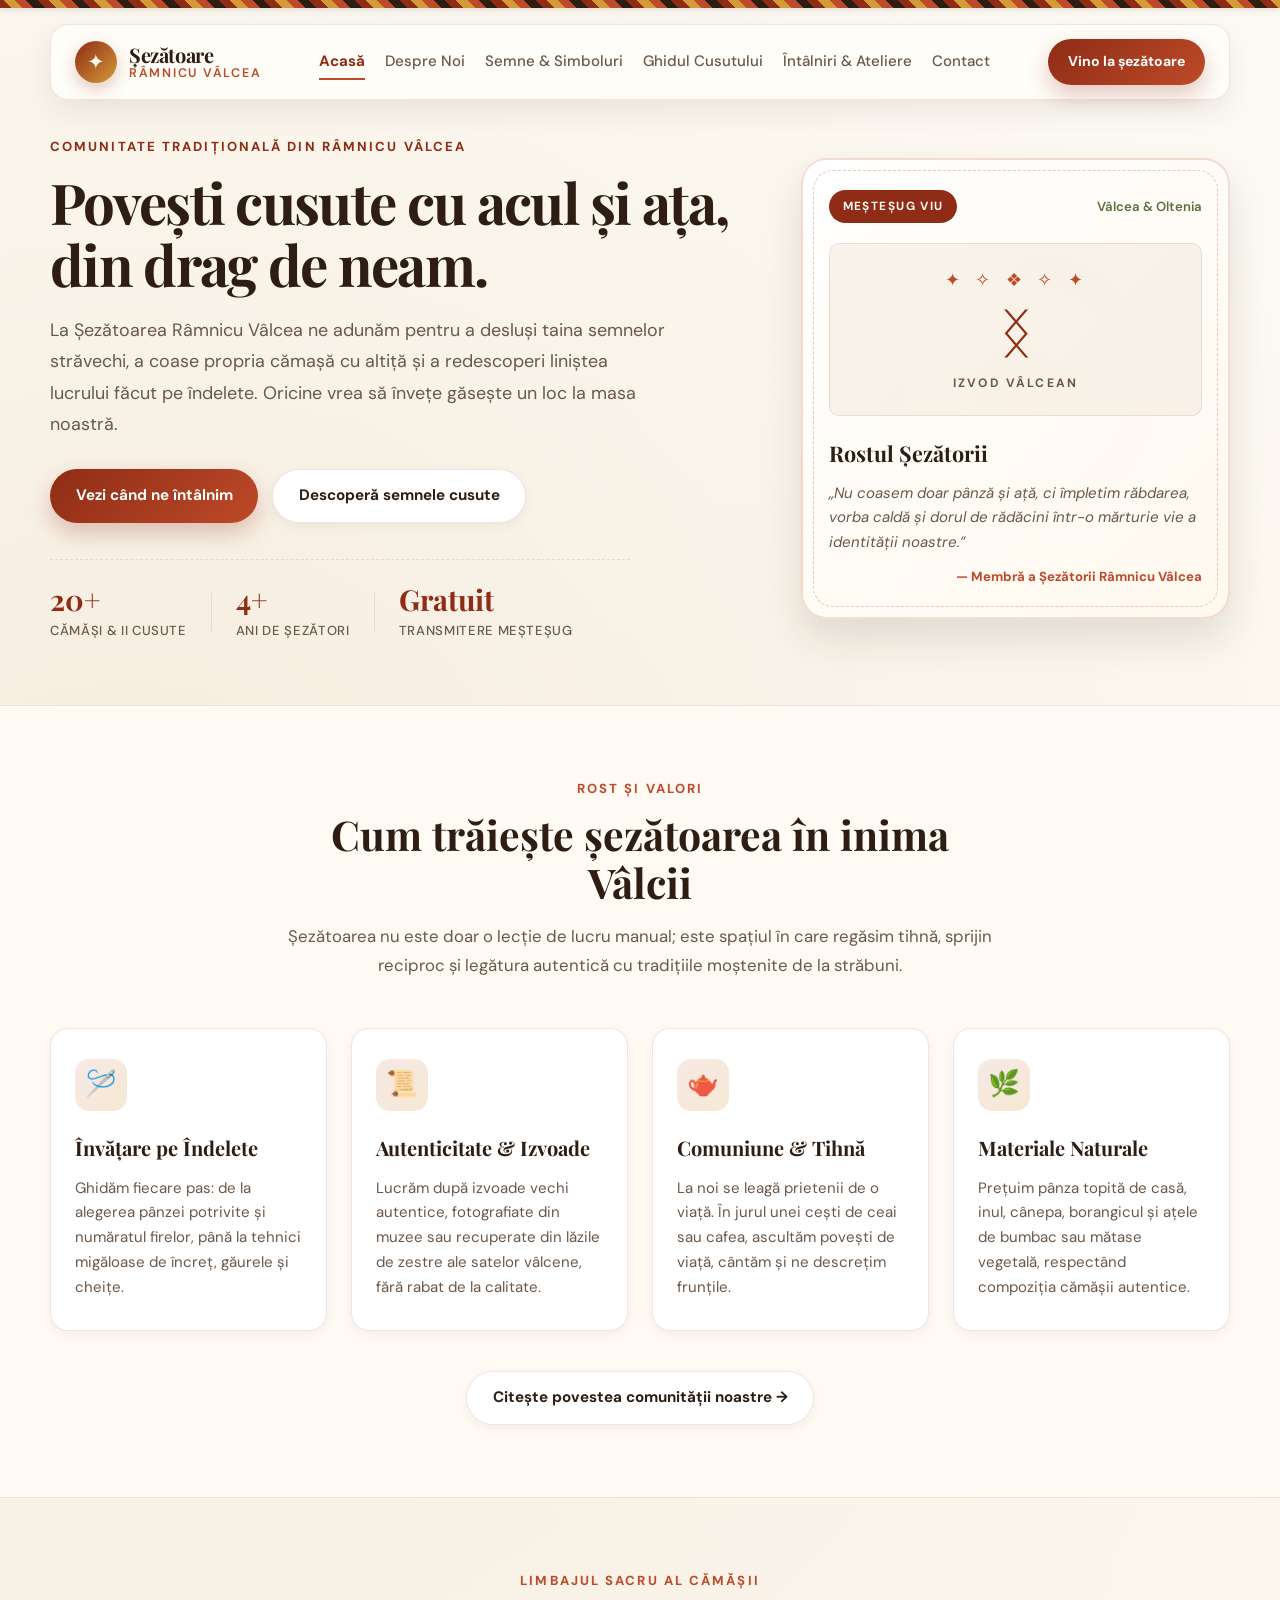
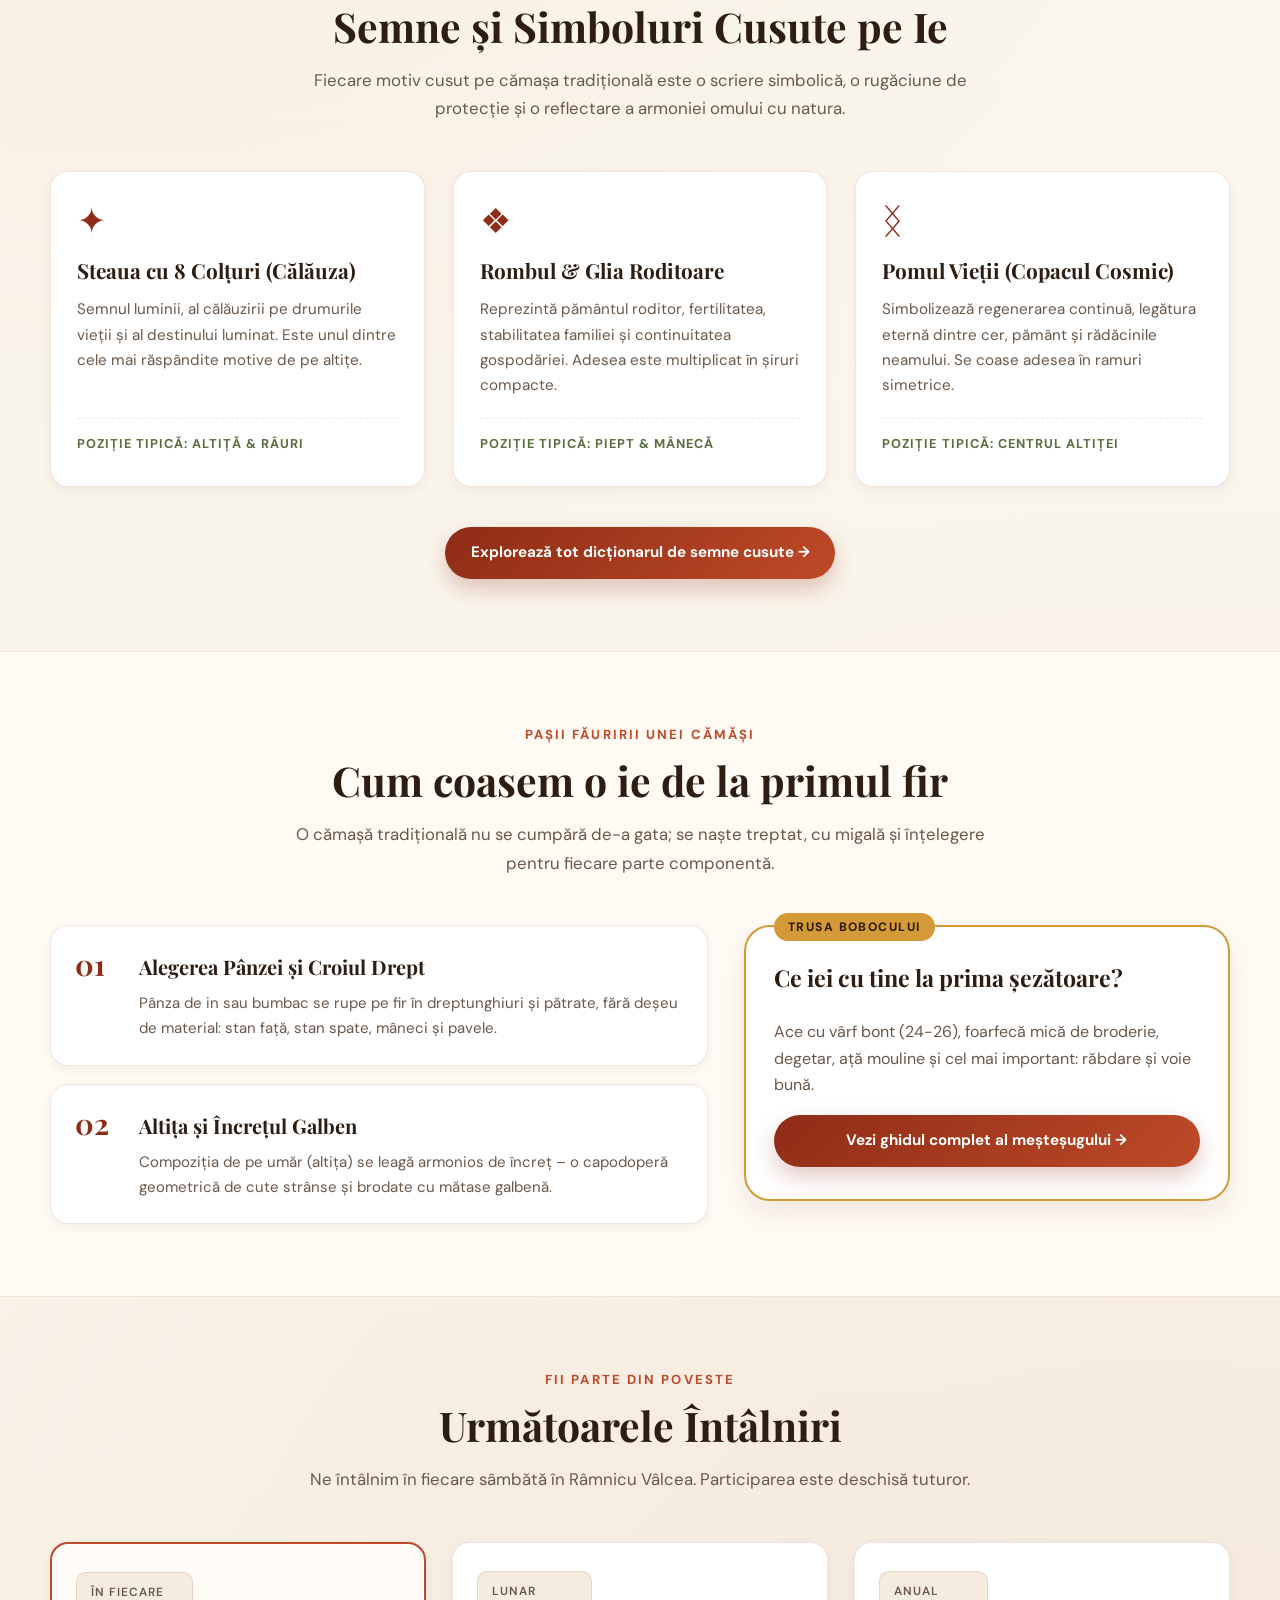
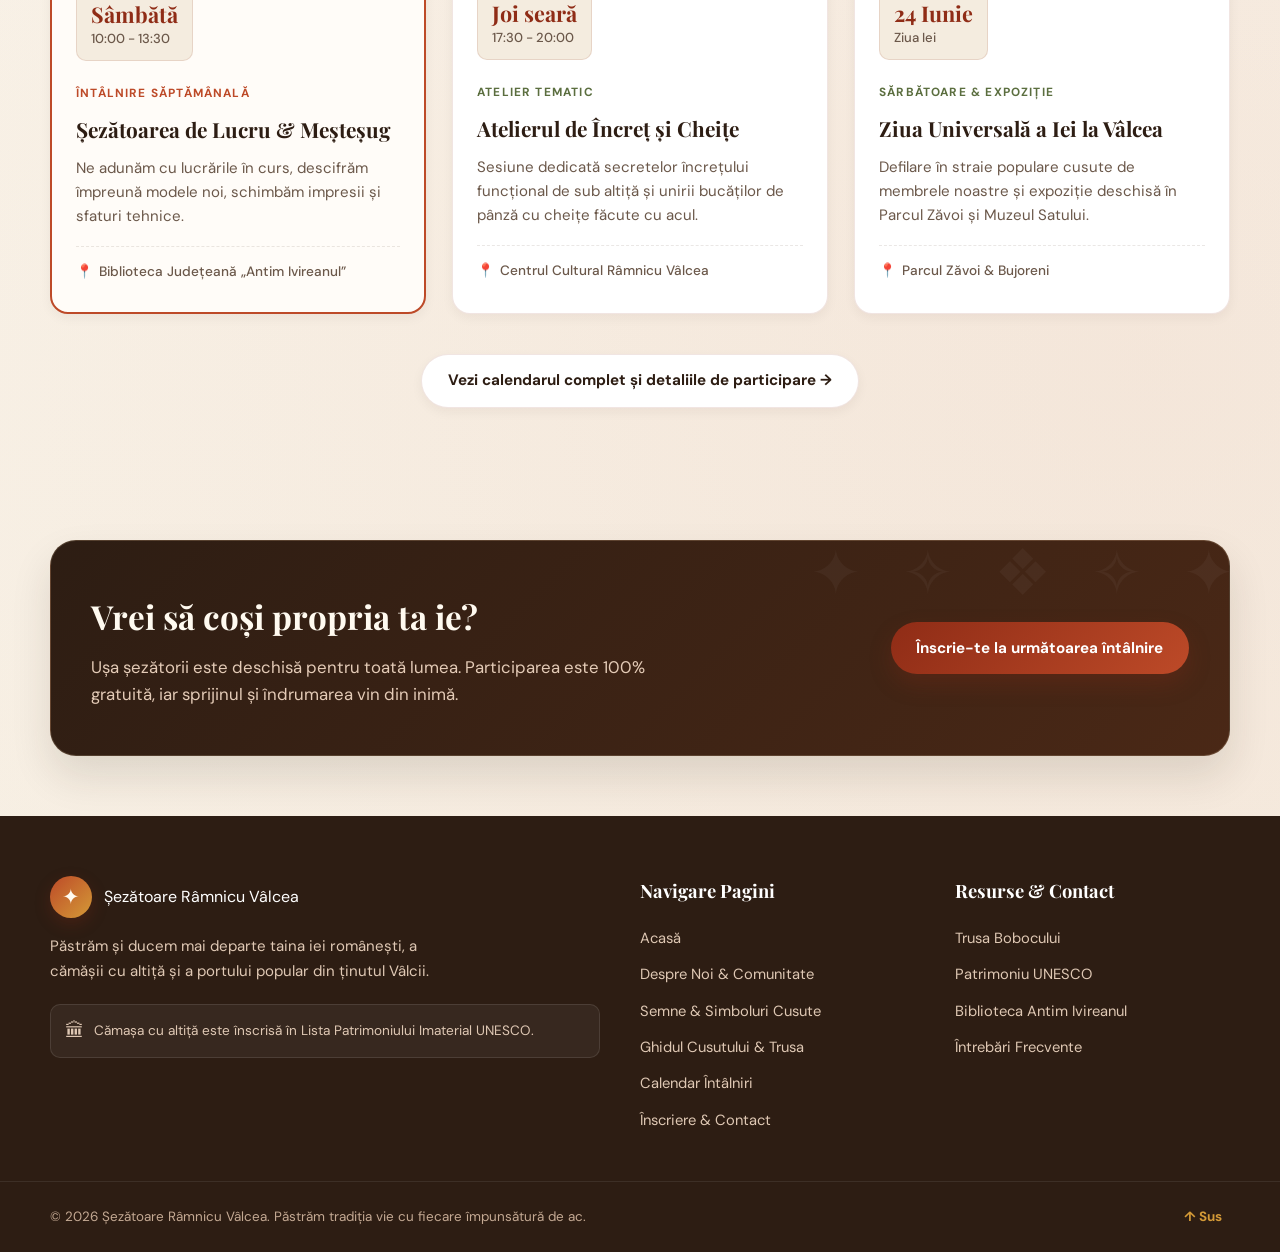
<file: index.html>
<!doctype html>
<html lang="ro">
  <head>
    <meta charset="utf-8" />
    <meta name="viewport" content="width=device-width, initial-scale=1" />
    <meta
      name="description"
      content="Șezătoare Râmnicu Vâlcea - Comunitate dedicată păstrării și transmiterii meșteșugului cusutului iei, descifrării motivelor tradiționale și reînvierii șezătorilor autentice românești."
    />
    <meta
      name="keywords"
      content="sezatoare, ramnicu valcea, ie romaneasca, camasa cu altita, motive traditionale, port popular, cusaturi manuale, patrimoniu unesco"
    />
    <meta name="author" content="Șezătoare Râmnicu Vâlcea" />
    <title>Șezătoare Râmnicu Vâlcea | Meșteșug, Povești și Tradiție Vie</title>
    <link rel="preconnect" href="https://fonts.googleapis.com" />
    <link rel="preconnect" href="https://fonts.gstatic.com" crossorigin />
    <link
      href="https://fonts.googleapis.com/css2?family=DM+Sans:ital,wght@0,400;0,500;0,600;0,700;1,400&family=Playfair+Display:ital,wght@0,500;0,600;0,700;1,500;1,600&display=swap"
      rel="stylesheet"
    />
    <link rel="stylesheet" href="styles.css" />
  </head>
  <body>
    <!-- Bandă decorativă tradițională -->
    <div class="traditional-border-top" aria-hidden="true"></div>

    <!-- Antet și Meniu Principal -->
    <header class="site-header" id="top">
      <nav class="topbar" aria-label="Navigare principală">
        <a
          href="index.html"
          class="brand"
          aria-label="Șezătoare Râmnicu Vâlcea Acasă"
        >
          <span class="brand-mark" aria-hidden="true">✦</span>
          <span class="brand-text">
            <strong>Șezătoare</strong>
            <small>Râmnicu Vâlcea</small>
          </span>
        </a>

        <div class="nav" id="main-nav">
          <a href="index.html" class="active" aria-current="page">Acasă</a>
          <a href="despre.html">Despre Noi</a>
          <a href="traditie.html">Semne & Simboluri</a>
          <a href="mestesug.html">Ghidul Cusutului</a>
          <a href="evenimente.html">Întâlniri & Ateliere</a>
          <a href="contact.html">Contact</a>
        </div>

        <a class="cta cta-header" href="contact.html">Vino la șezătoare</a>
      </nav>

      <!-- Zona Hero -->
      <section class="hero" aria-labelledby="hero-title">
        <div class="hero-copy">
          <p class="eyebrow">Comunitate tradițională din Râmnicu Vâlcea</p>
          <h1 id="hero-title">
            Povești cusute cu acul și ața, din drag de neam.
          </h1>
          <p class="hero-lead">
            La Șezătoarea Râmnicu Vâlcea ne adunăm pentru a desluși taina
            semnelor străvechi, a coase propria cămașă cu altiță și a
            redescoperi liniștea lucrului făcut pe îndelete. Oricine vrea să
            învețe găsește un loc la masa noastră.
          </p>

          <div class="hero-actions">
            <a class="cta" href="evenimente.html">Vezi când ne întâlnim</a>
            <a class="cta secondary" href="traditie.html"
              >Descoperă semnele cusute</a
            >
          </div>

          <!-- Indicatori rapizi -->
          <div class="hero-stats">
            <div class="stat-item">
              <span class="stat-number">20+</span>
              <span class="stat-label">Cămăși & ii cusute</span>
            </div>
            <div class="stat-divider" aria-hidden="true"></div>
            <div class="stat-item">
              <span class="stat-number">4+</span>
              <span class="stat-label">Ani de șezători</span>
            </div>
            <div class="stat-divider" aria-hidden="true"></div>
            <div class="stat-item">
              <span class="stat-number">Gratuit</span>
              <span class="stat-label">Transmitere meșteșug</span>
            </div>
          </div>
        </div>

        <!-- Panou decorativ Hero -->
        <aside class="hero-visual" aria-label="Carte de vizită tradițională">
          <div class="panel">
            <div class="panel-inner">
              <div class="panel-header">
                <span class="badge">Meșteșug Viu</span>
                <span class="panel-tag">Vâlcea & Oltenia</span>
              </div>

              <div class="ornament-pattern" aria-hidden="true">
                <div class="stitch-row">
                  <span>✦</span><span>✧</span><span>❖</span><span>✧</span
                  ><span>✦</span>
                </div>
                <div class="stitch-symbol">ᛝ</div>
                <div class="stitch-caption">Izvod Vâlcean</div>
              </div>

              <div class="card-meta">
                <h2>Rostul Șezătorii</h2>
                <p>
                  „Nu coasem doar pânză și ață, ci împletim răbdarea, vorba
                  caldă și dorul de rădăcini într-o mărturie vie a identității
                  noastre.”
                </p>
                <div class="quote-author">
                  — Membră a Șezătorii Râmnicu Vâlcea
                </div>
              </div>
            </div>
          </div>
        </aside>
      </section>
    </header>

    <main id="continut-principal">
      <!-- Secțiunea: Pilonii comunității -->
      <section class="section section-pillars" aria-labelledby="pillars-title">
        <div class="container">
          <div class="section-intro">
            <p class="section-eyebrow">Rost și Valori</p>
            <h2 id="pillars-title">Cum trăiește șezătoarea în inima Vâlcii</h2>
            <p class="section-desc">
              Șezătoarea nu este doar o lecție de lucru manual; este spațiul în
              care regăsim tihnă, sprijin reciproc și legătura autentică cu
              tradițiile moștenite de la străbuni.
            </p>
          </div>

          <div class="pillars-grid">
            <article class="pillar-card">
              <div class="pillar-icon" aria-hidden="true">🪡</div>
              <h3>Învățare pe Îndelete</h3>
              <p>
                Ghidăm fiecare pas: de la alegerea pânzei potrivite și număratul
                firelor, până la tehnici migăloase de încreț, găurele și cheițe.
              </p>
            </article>

            <article class="pillar-card">
              <div class="pillar-icon" aria-hidden="true">📜</div>
              <h3>Autenticitate & Izvoade</h3>
              <p>
                Lucrăm după izvoade vechi autentice, fotografiate din muzee sau
                recuperate din lăzile de zestre ale satelor vâlcene, fără rabat
                de la calitate.
              </p>
            </article>

            <article class="pillar-card">
              <div class="pillar-icon" aria-hidden="true">🫖</div>
              <h3>Comuniune & Tihnă</h3>
              <p>
                La noi se leagă prietenii de o viață. În jurul unei cești de
                ceai sau cafea, ascultăm povești de viață, cântăm și ne
                descrețim frunțile.
              </p>
            </article>

            <article class="pillar-card">
              <div class="pillar-icon" aria-hidden="true">🌿</div>
              <h3>Materiale Naturale</h3>
              <p>
                Prețuim pânza topită de casă, inul, cânepa, borangicul și ațele
                de bumbac sau mătase vegetală, respectând compoziția cămășii
                autentice.
              </p>
            </article>
          </div>

          <div class="section-actions">
            <a href="despre.html" class="cta secondary"
              >Citește povestea comunității noastre →</a
            >
          </div>
        </div>
      </section>

      <!-- Secțiunea: Semne & Simboluri (Avanpremieră) -->
      <section class="section" aria-labelledby="tradition-preview-title">
        <div class="container">
          <div class="section-intro">
            <p class="section-eyebrow">Limbajul Sacru al Cămășii</p>
            <h2 id="tradition-preview-title">
              Semne și Simboluri Cusute pe Ie
            </h2>
            <p class="section-desc">
              Fiecare motiv cusut pe cămașa tradițională este o scriere
              simbolică, o rugăciune de protecție și o reflectare a armoniei
              omului cu natura.
            </p>
          </div>

          <div class="symbols-grid">
            <article class="symbol-card">
              <div class="symbol-glyph" aria-hidden="true">✦</div>
              <h3>Steaua cu 8 Colțuri (Călăuza)</h3>
              <p>
                Semnul luminii, al călăuzirii pe drumurile vieții și al
                destinului luminat. Este unul dintre cele mai răspândite motive
                de pe altițe.
              </p>
              <div class="symbol-meta">Poziție tipică: Altiță & Râuri</div>
            </article>

            <article class="symbol-card">
              <div class="symbol-glyph" aria-hidden="true">❖</div>
              <h3>Rombul & Glia Roditoare</h3>
              <p>
                Reprezintă pământul roditor, fertilitatea, stabilitatea familiei
                și continuitatea gospodăriei. Adesea este multiplicat în șiruri
                compacte.
              </p>
              <div class="symbol-meta">Poziție tipică: Piept & Mânecă</div>
            </article>

            <article class="symbol-card">
              <div class="symbol-glyph" aria-hidden="true">ᛝ</div>
              <h3>Pomul Vieții (Copacul Cosmic)</h3>
              <p>
                Simbolizează regenerarea continuă, legătura eternă dintre cer,
                pământ și rădăcinile neamului. Se coase adesea în ramuri
                simetrice.
              </p>
              <div class="symbol-meta">Poziție tipică: Centrul altiței</div>
            </article>
          </div>

          <div class="section-actions">
            <a href="traditie.html" class="cta"
              >Explorează tot dicționarul de semne cusute →</a
            >
          </div>
        </div>
      </section>

      <!-- Secțiunea: Ghidul Cusutului (Avanpremieră) -->
      <section
        class="section section-craft"
        aria-labelledby="craft-preview-title"
      >
        <div class="container">
          <div class="section-intro">
            <p class="section-eyebrow">Pașii Făuririi unei Cămăși</p>
            <h2 id="craft-preview-title">Cum coasem o ie de la primul fir</h2>
            <p class="section-desc">
              O cămașă tradițională nu se cumpără de-a gata; se naște treptat,
              cu migală și înțelegere pentru fiecare parte componentă.
            </p>
          </div>

          <div class="craft-layout">
            <div class="steps-list">
              <div class="step-card">
                <div class="step-num">01</div>
                <div class="step-content">
                  <h3>Alegerea Pânzei și Croiul Drept</h3>
                  <p>
                    Pânza de in sau bumbac se rupe pe fir în dreptunghiuri și
                    pătrate, fără deșeu de material: stan față, stan spate,
                    mâneci și pavele.
                  </p>
                </div>
              </div>

              <div class="step-card">
                <div class="step-num">02</div>
                <div class="step-content">
                  <h3>Altița și Încrețul Galben</h3>
                  <p>
                    Compoziția de pe umăr (altița) se leagă armonios de încreț –
                    o capodoperă geometrică de cute strânse și brodate cu mătase
                    galbenă.
                  </p>
                </div>
              </div>
            </div>

            <div class="toolkit-box">
              <div class="toolkit-badge">Trusa Bobocului</div>
              <h3>Ce iei cu tine la prima șezătoare?</h3>
              <p style="color: var(--muted); margin-bottom: 16px">
                Ace cu vârf bont (24-26), foarfecă mică de broderie, degetar,
                ață mouline și cel mai important: răbdare și voie bună.
              </p>
              <a
                href="mestesug.html"
                class="cta"
                style="width: 100%; text-align: center"
              >
                Vezi ghidul complet al meșteșugului →
              </a>
            </div>
          </div>
        </div>
      </section>

      <!-- Secțiunea: Evenimente (Avanpremieră) -->
      <section class="section" aria-labelledby="events-preview-title">
        <div class="container">
          <div class="section-intro">
            <p class="section-eyebrow">Fii parte din poveste</p>
            <h2 id="events-preview-title">Următoarele Întâlniri</h2>
            <p class="section-desc">
              Ne întâlnim în fiecare sâmbătă în Râmnicu Vâlcea. Participarea
              este deschisă tuturor.
            </p>
          </div>

          <div class="events-grid">
            <article class="event-card highlight">
              <div class="event-badge-date">
                <span class="event-day">În fiecare</span>
                <span class="event-date">Sâmbătă</span>
                <span class="event-time">10:00 - 13:30</span>
              </div>
              <div class="event-info">
                <div class="event-tag accent">Întâlnire Săptămânală</div>
                <h3>Șezătoarea de Lucru & Meșteșug</h3>
                <p>
                  Ne adunăm cu lucrările în curs, descifrăm împreună modele noi,
                  schimbăm impresii și sfaturi tehnice.
                </p>
                <div class="event-location">
                  <span class="loc-pin">📍</span> Biblioteca Județeană „Antim
                  Ivireanul”
                </div>
              </div>
            </article>

            <article class="event-card">
              <div class="event-badge-date">
                <span class="event-day">Lunar</span>
                <span class="event-date">Joi seară</span>
                <span class="event-time">17:30 - 20:00</span>
              </div>
              <div class="event-info">
                <div class="event-tag">Atelier Tematic</div>
                <h3>Atelierul de Încreț și Cheițe</h3>
                <p>
                  Sesiune dedicată secretelor încrețului funcțional de sub
                  altiță și unirii bucăților de pânză cu cheițe făcute cu acul.
                </p>
                <div class="event-location">
                  <span class="loc-pin">📍</span> Centrul Cultural Râmnicu
                  Vâlcea
                </div>
              </div>
            </article>

            <article class="event-card">
              <div class="event-badge-date">
                <span class="event-day">Anual</span>
                <span class="event-date">24 Iunie</span>
                <span class="event-time">Ziua Iei</span>
              </div>
              <div class="event-info">
                <div class="event-tag">Sărbătoare & Expoziție</div>
                <h3>Ziua Universală a Iei la Vâlcea</h3>
                <p>
                  Defilare în straie populare cusute de membrele noastre și
                  expoziție deschisă în Parcul Zăvoi și Muzeul Satului.
                </p>
                <div class="event-location">
                  <span class="loc-pin">📍</span> Parcul Zăvoi & Bujoreni
                </div>
              </div>
            </article>
          </div>

          <div class="section-actions">
            <a href="evenimente.html" class="cta secondary"
              >Vezi calendarul complet și detaliile de participare →</a
            >
          </div>
        </div>
      </section>

      <!-- Banner de Înscriere -->
      <section class="join-banner-section">
        <div class="container">
          <div class="join-banner-box">
            <div class="join-banner-copy">
              <h2>Vrei să coși propria ta ie?</h2>
              <p>
                Ușa șezătorii este deschisă pentru toată lumea. Participarea
                este 100% gratuită, iar sprijinul și îndrumarea vin din inimă.
              </p>
            </div>
            <a href="contact.html" class="cta"
              >Înscrie-te la următoarea întâlnire</a
            >
          </div>
        </div>
      </section>
    </main>

    <!-- Subsol (Footer) -->
    <footer class="site-footer">
      <div class="container footer-content">
        <div class="footer-col brand-col">
          <div class="brand footer-brand">
            <span class="brand-mark" aria-hidden="true">✦</span>
            <span>Șezătoare Râmnicu Vâlcea</span>
          </div>
          <p class="footer-tagline">
            Păstrăm și ducem mai departe taina iei românești, a cămășii cu
            altiță și a portului popular din ținutul Vâlcii.
          </p>
          <div class="unesco-mention">
            <span class="unesco-icon" aria-hidden="true">🏛</span>
            <span
              >Cămașa cu altiță este înscrisă în Lista Patrimoniului Imaterial
              UNESCO.</span
            >
          </div>
        </div>

        <div class="footer-col">
          <h4>Navigare Pagini</h4>
          <ul class="footer-links">
            <li><a href="index.html">Acasă</a></li>
            <li><a href="despre.html">Despre Noi & Comunitate</a></li>
            <li><a href="traditie.html">Semne & Simboluri Cusute</a></li>
            <li><a href="mestesug.html">Ghidul Cusutului & Trusa</a></li>
            <li><a href="evenimente.html">Calendar Întâlniri</a></li>
            <li><a href="contact.html">Înscriere & Contact</a></li>
          </ul>
        </div>

        <div class="footer-col">
          <h4>Resurse & Contact</h4>
          <ul class="footer-links">
            <li><a href="mestesug.html#trusa">Trusa Bobocului</a></li>
            <li><a href="traditie.html#unesco">Patrimoniu UNESCO</a></li>
            <li>
              <a href="evenimente.html#locatie">Biblioteca Antim Ivireanul</a>
            </li>
            <li><a href="contact.html#faq">Întrebări Frecvente</a></li>
          </ul>
        </div>
      </div>

      <div class="footer-bottom">
        <div class="container footer-bottom-inner">
          <p>
            © 2026 Șezătoare Râmnicu Vâlcea. Păstrăm tradiția vie cu fiecare
            împunsătură de ac.
          </p>
          <a
            href="#top"
            class="back-to-top"
            aria-label="Înapoi la începutul paginii"
            >↑ Sus</a
          >
        </div>
      </div>
    </footer>
  </body>
</html>
</file>
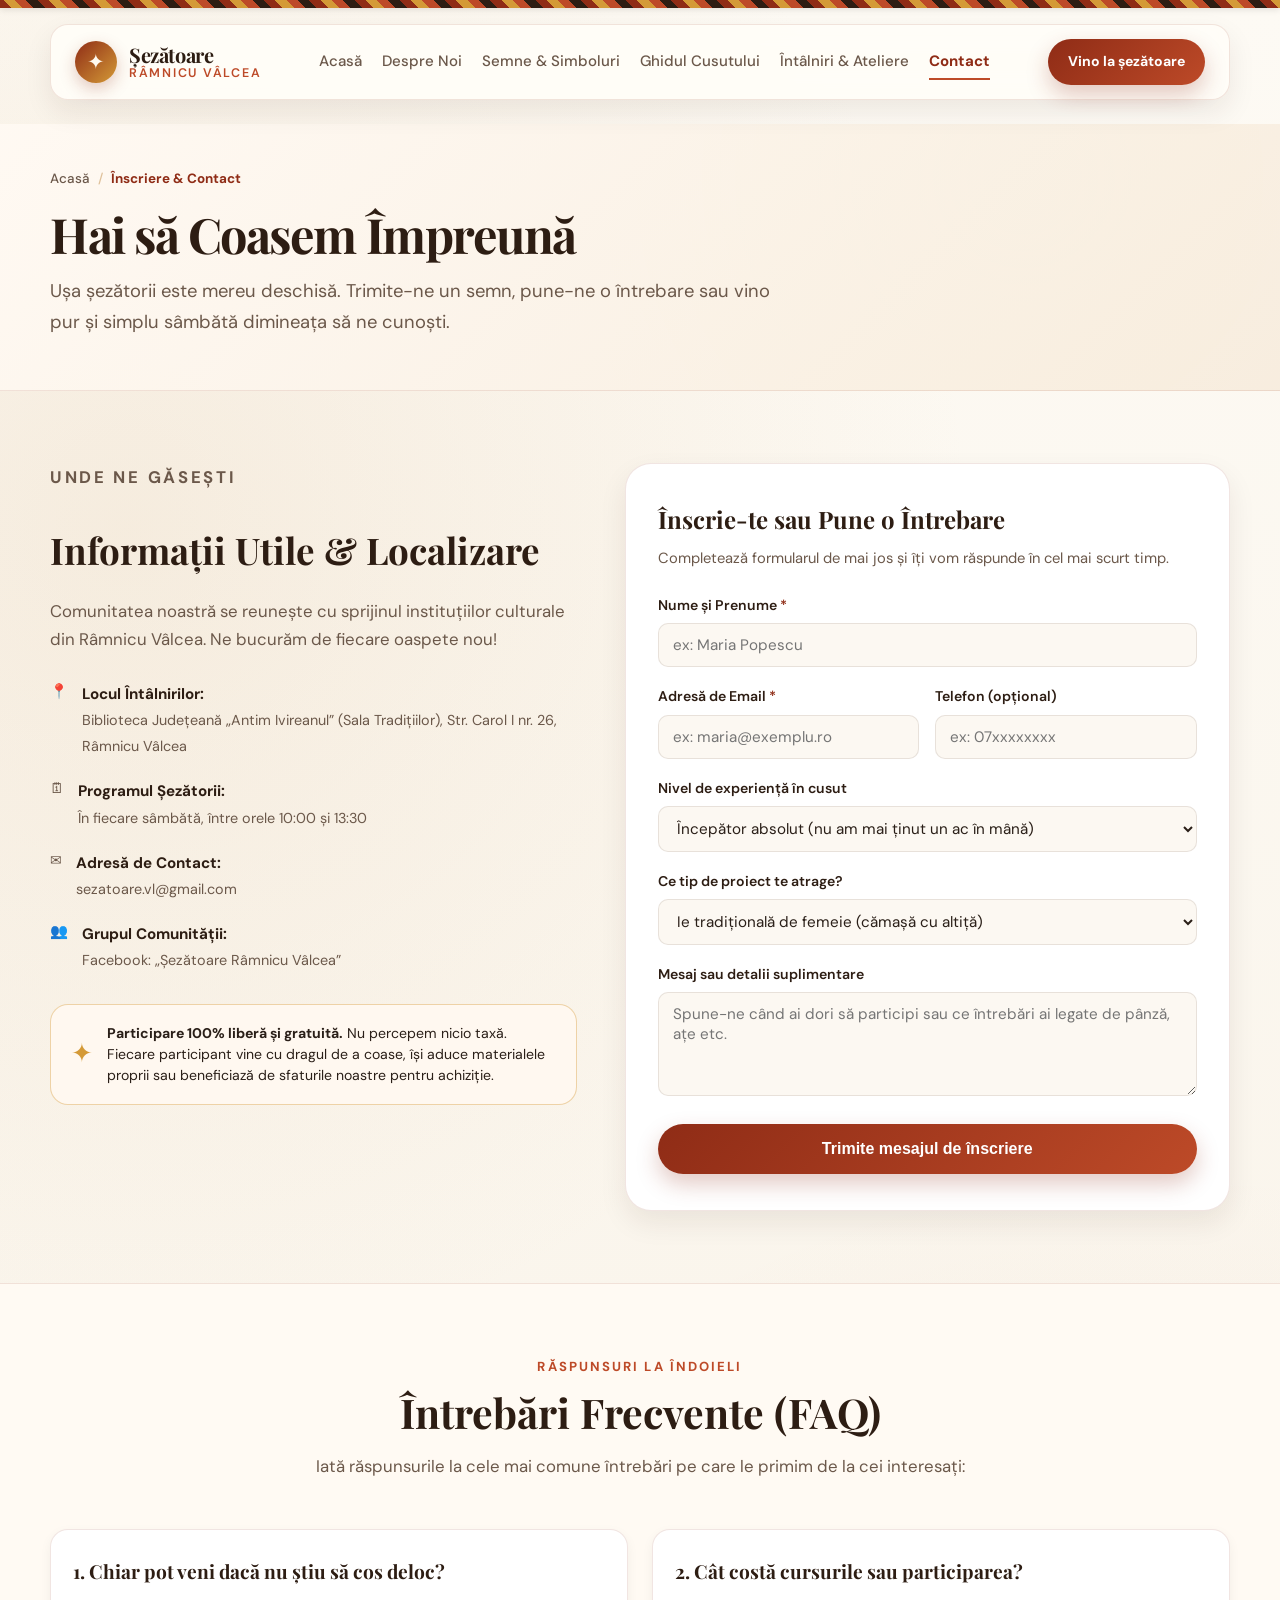
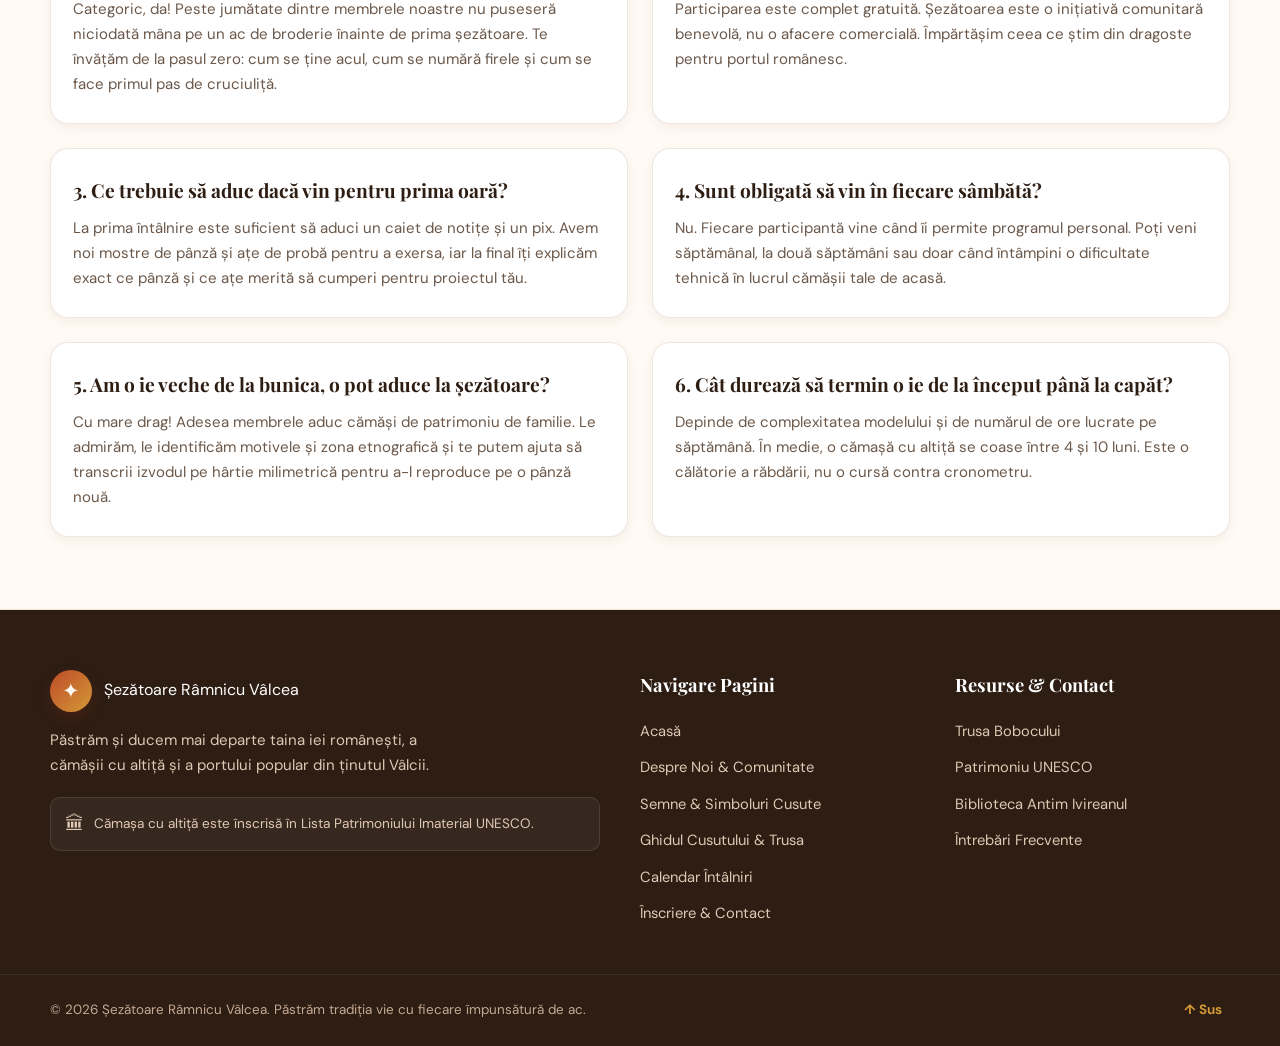
<file: contact.html>
<!doctype html>
<html lang="ro">
  <head>
    <meta charset="utf-8" />
    <meta name="viewport" content="width=device-width, initial-scale=1" />
    <meta
      name="description"
      content="Înscriere și contact Șezătoare Râmnicu Vâlcea - Alătură-te întâlnirilor noastre gratuite de cusut, pune o întrebare sau vino sâmbătă la șezătoare."
    />
    <title>Înscriere & Contact | Șezătoare Râmnicu Vâlcea</title>
    <link rel="preconnect" href="https://fonts.googleapis.com" />
    <link rel="preconnect" href="https://fonts.gstatic.com" crossorigin />
    <link
      href="https://fonts.googleapis.com/css2?family=DM+Sans:ital,wght@0,400;0,500;0,600;0,700;1,400&family=Playfair+Display:ital,wght@0,500;0,600;0,700;1,500;1,600&display=swap"
      rel="stylesheet"
    />
    <link rel="stylesheet" href="styles.css" />
  </head>
  <body>
    <div class="traditional-border-top" aria-hidden="true"></div>

    <header class="site-header" id="top">
      <nav class="topbar" aria-label="Navigare principală">
        <a href="index.html" class="brand" aria-label="Șezătoare Râmnicu Vâlcea Acasă">
          <span class="brand-mark" aria-hidden="true">✦</span>
          <span class="brand-text">
            <strong>Șezătoare</strong>
            <small>Râmnicu Vâlcea</small>
          </span>
        </a>

        <div class="nav" id="main-nav">
          <a href="index.html">Acasă</a>
          <a href="despre.html">Despre Noi</a>
          <a href="traditie.html">Semne & Simboluri</a>
          <a href="mestesug.html">Ghidul Cusutului</a>
          <a href="evenimente.html">Întâlniri & Ateliere</a>
          <a href="contact.html" class="active" aria-current="page">Contact</a>
        </div>

        <a class="cta cta-header" href="contact.html">Vino la șezătoare</a>
      </nav>
    </header>

    <main>
      <!-- Page Hero Banner -->
      <section class="page-hero">
        <div class="container">
          <nav class="breadcrumbs" aria-label="Fir de navigare">
            <a href="index.html">Acasă</a>
            <span class="sep">/</span>
            <span class="current">Înscriere & Contact</span>
          </nav>
          <h1 class="page-hero-title">Hai să Coasem Împreună</h1>
          <p class="page-hero-desc">
            Ușa șezătorii este mereu deschisă. Trimite-ne un semn, pune-ne o întrebare
            sau vino pur și simplu sâmbătă dimineața să ne cunoști.
          </p>
        </div>
      </section>

      <!-- Formular & Date de Contact -->
      <section class="section">
        <div class="container">
          <div class="contact-wrapper">
            <!-- Informații de contact stânga -->
            <div class="contact-info">
              <p class="section-eyebrow">Unde ne găsești</p>
              <h2>Informații Utile & Localizare</h2>
              <p>
                Comunitatea noastră se reunește cu sprijinul instituțiilor culturale din Râmnicu Vâlcea.
                Ne bucurăm de fiecare oaspete nou!
              </p>

              <div class="contact-details">
                <div class="contact-detail-item">
                  <span class="detail-icon" aria-hidden="true">📍</span>
                  <div>
                    <strong>Locul Întâlnirilor:</strong>
                    <span>Biblioteca Județeană „Antim Ivireanul” (Sala Tradițiilor), Str. Carol I nr. 26, Râmnicu Vâlcea</span>
                  </div>
                </div>

                <div class="contact-detail-item">
                  <span class="detail-icon" aria-hidden="true">🗓</span>
                  <div>
                    <strong>Programul Șezătorii:</strong>
                    <span>În fiecare sâmbătă, între orele 10:00 și 13:30</span>
                  </div>
                </div>

                <div class="contact-detail-item">
                  <span class="detail-icon" aria-hidden="true">✉</span>
                  <div>
                    <strong>Adresă de Contact:</strong>
                    <span>sezatoare.vl@gmail.com</span>
                  </div>
                </div>

                <div class="contact-detail-item">
                  <span class="detail-icon" aria-hidden="true">👥</span>
                  <div>
                    <strong>Grupul Comunității:</strong>
                    <span>Facebook: „Șezătoare Râmnicu Vâlcea”</span>
                  </div>
                </div>
              </div>

              <div class="contact-banner">
                <div class="banner-icon" aria-hidden="true">✦</div>
                <p>
                  <strong>Participare 100% liberă și gratuită.</strong>
                  Nu percepem nicio taxă. Fiecare participant vine cu dragul de a coase,
                  își aduce materialele proprii sau beneficiază de sfaturile noastre pentru achiziție.
                </p>
              </div>
            </div>

            <!-- Formular de înscriere / contact dreapta -->
            <form class="contact-form" action="#" method="post" aria-label="Formular de înscriere la șezătoare">
              <h3>Înscrie-te sau Pune o Întrebare</h3>
              <p class="form-desc">Completează formularul de mai jos și îți vom răspunde în cel mai scurt timp.</p>

              <div class="form-group">
                <label for="nume">Nume și Prenume <span class="required">*</span></label>
                <input
                  type="text"
                  id="nume"
                  name="nume"
                  required
                  placeholder="ex: Maria Popescu"
                  autocomplete="name"
                />
              </div>

              <div class="form-row">
                <div class="form-group">
                  <label for="email">Adresă de Email <span class="required">*</span></label>
                  <input
                    type="email"
                    id="email"
                    name="email"
                    required
                    placeholder="ex: maria@exemplu.ro"
                    autocomplete="email"
                  />
                </div>

                <div class="form-group">
                  <label for="telefon">Telefon (opțional)</label>
                  <input
                    type="tel"
                    id="telefon"
                    name="telefon"
                    placeholder="ex: 07xxxxxxxx"
                    autocomplete="tel"
                  />
                </div>
              </div>

              <div class="form-group">
                <label for="experienta">Nivel de experiență în cusut</label>
                <select id="experienta" name="experienta">
                  <option value="incepator">Începător absolut (nu am mai ținut un ac în mână)</option>
                  <option value="mediu">Am mai cusut cruciulițe / broderii simple</option>
                  <option value="avansat">Am experiență / am o ie deja începută</option>
                  <option value="restaurare">Am o cămașă veche de familie pe care vreau să o descifrez</option>
                  <option value="curios">Vreau doar să particip ca observator</option>
                </select>
              </div>

              <div class="form-group">
                <label for="proiect">Ce tip de proiect te atrage?</label>
                <select id="proiect" name="proiect">
                  <option value="ie-femeiasca">Ie tradițională de femeie (cămașă cu altiță)</option>
                  <option value="camasa-barbateasca">Cămașă bărbătească oltenească</option>
                  <option value="camasa-copil">Cămașă de copil / bebeluș</option>
                  <option value="accesorii">Semn de carte, bentiță sau batistă (pentru exercițiu)</option>
                  <option value="nesigur">Nu știu încă, vreau sfaturi la fața locului</option>
                </select>
              </div>

              <div class="form-group">
                <label for="mesaj">Mesaj sau detalii suplimentare</label>
                <textarea
                  id="mesaj"
                  name="mesaj"
                  rows="4"
                  placeholder="Spune-ne când ai dori să participi sau ce întrebări ai legate de pânză, ațe etc."
                ></textarea>
              </div>

              <button type="submit" class="cta submit-btn">
                Trimite mesajul de înscriere
              </button>
            </form>
          </div>
        </div>
      </section>

      <!-- Secțiunea FAQ (Întrebări Frecvente) -->
      <section class="section section-pillars" id="faq">
        <div class="container">
          <div class="section-intro">
            <p class="section-eyebrow">Răspunsuri la Îndoieli</p>
            <h2>Întrebări Frecvente (FAQ)</h2>
            <p class="section-desc">
              Iată răspunsurile la cele mai comune întrebări pe care le primim de la cei interesați:
            </p>
          </div>

          <div class="faq-grid">
            <div class="faq-card">
              <h4>1. Chiar pot veni dacă nu știu să cos deloc?</h4>
              <p>
                Categoric, da! Peste jumătate dintre membrele noastre nu puseseră niciodată mâna
                pe un ac de broderie înainte de prima șezătoare. Te învățăm de la pasul zero:
                cum se ține acul, cum se numără firele și cum se face primul pas de cruciuliță.
              </p>
            </div>

            <div class="faq-card">
              <h4>2. Cât costă cursurile sau participarea?</h4>
              <p>
                Participarea este complet gratuită. Șezătoarea este o inițiativă comunitară
                benevolă, nu o afacere comercială. Împărtășim ceea ce știm din dragoste
                pentru portul românesc.
              </p>
            </div>

            <div class="faq-card">
              <h4>3. Ce trebuie să aduc dacă vin pentru prima oară?</h4>
              <p>
                La prima întâlnire este suficient să aduci un caiet de notițe și un pix.
                Avem noi mostre de pânză și ațe de probă pentru a exersa, iar la final
                îți explicăm exact ce pânză și ce ațe merită să cumperi pentru proiectul tău.
              </p>
            </div>

            <div class="faq-card">
              <h4>4. Sunt obligată să vin în fiecare sâmbătă?</h4>
              <p>
                Nu. Fiecare participantă vine când îi permite programul personal. Poți veni
                săptămânal, la două săptămâni sau doar când întâmpini o dificultate tehnică
                în lucrul cămășii tale de acasă.
              </p>
            </div>

            <div class="faq-card">
              <h4>5. Am o ie veche de la bunica, o pot aduce la șezătoare?</h4>
              <p>
                Cu mare drag! Adesea membrele aduc cămăși de patrimoniu de familie. Le admirăm,
                le identificăm motivele și zona etnografică și te putem ajuta să transcrii
                izvodul pe hârtie milimetrică pentru a-l reproduce pe o pânză nouă.
              </p>
            </div>

            <div class="faq-card">
              <h4>6. Cât durează să termin o ie de la început până la capăt?</h4>
              <p>
                Depinde de complexitatea modelului și de numărul de ore lucrate pe săptămână.
                În medie, o cămașă cu altiță se coase între 4 și 10 luni. Este o călătorie a răbdării,
                nu o cursă contra cronometru.
              </p>
            </div>
          </div>
        </div>
      </section>
    </main>

    <!-- Subsol (Footer) -->
    <footer class="site-footer">
      <div class="container footer-content">
        <div class="footer-col brand-col">
          <div class="brand footer-brand">
            <span class="brand-mark" aria-hidden="true">✦</span>
            <span>Șezătoare Râmnicu Vâlcea</span>
          </div>
          <p class="footer-tagline">
            Păstrăm și ducem mai departe taina iei românești, a cămășii cu altiță
            și a portului popular din ținutul Vâlcii.
          </p>
          <div class="unesco-mention">
            <span class="unesco-icon" aria-hidden="true">🏛</span>
            <span>Cămașa cu altiță este înscrisă în Lista Patrimoniului Imaterial UNESCO.</span>
          </div>
        </div>

        <div class="footer-col">
          <h4>Navigare Pagini</h4>
          <ul class="footer-links">
            <li><a href="index.html">Acasă</a></li>
            <li><a href="despre.html">Despre Noi & Comunitate</a></li>
            <li><a href="traditie.html">Semne & Simboluri Cusute</a></li>
            <li><a href="mestesug.html">Ghidul Cusutului & Trusa</a></li>
            <li><a href="evenimente.html">Calendar Întâlniri</a></li>
            <li><a href="contact.html">Înscriere & Contact</a></li>
          </ul>
        </div>

        <div class="footer-col">
          <h4>Resurse & Contact</h4>
          <ul class="footer-links">
            <li><a href="mestesug.html#trusa">Trusa Bobocului</a></li>
            <li><a href="traditie.html#unesco">Patrimoniu UNESCO</a></li>
            <li><a href="evenimente.html#locatie">Biblioteca Antim Ivireanul</a></li>
            <li><a href="contact.html#faq">Întrebări Frecvente</a></li>
          </ul>
        </div>
      </div>

      <div class="footer-bottom">
        <div class="container footer-bottom-inner">
          <p>© 2026 Șezătoare Râmnicu Vâlcea. Păstrăm tradiția vie cu fiecare împunsătură de ac.</p>
          <a href="#top" class="back-to-top" aria-label="Înapoi la începutul paginii">↑ Sus</a>
        </div>
      </div>
    </footer>
  </body>
</html>
</file>
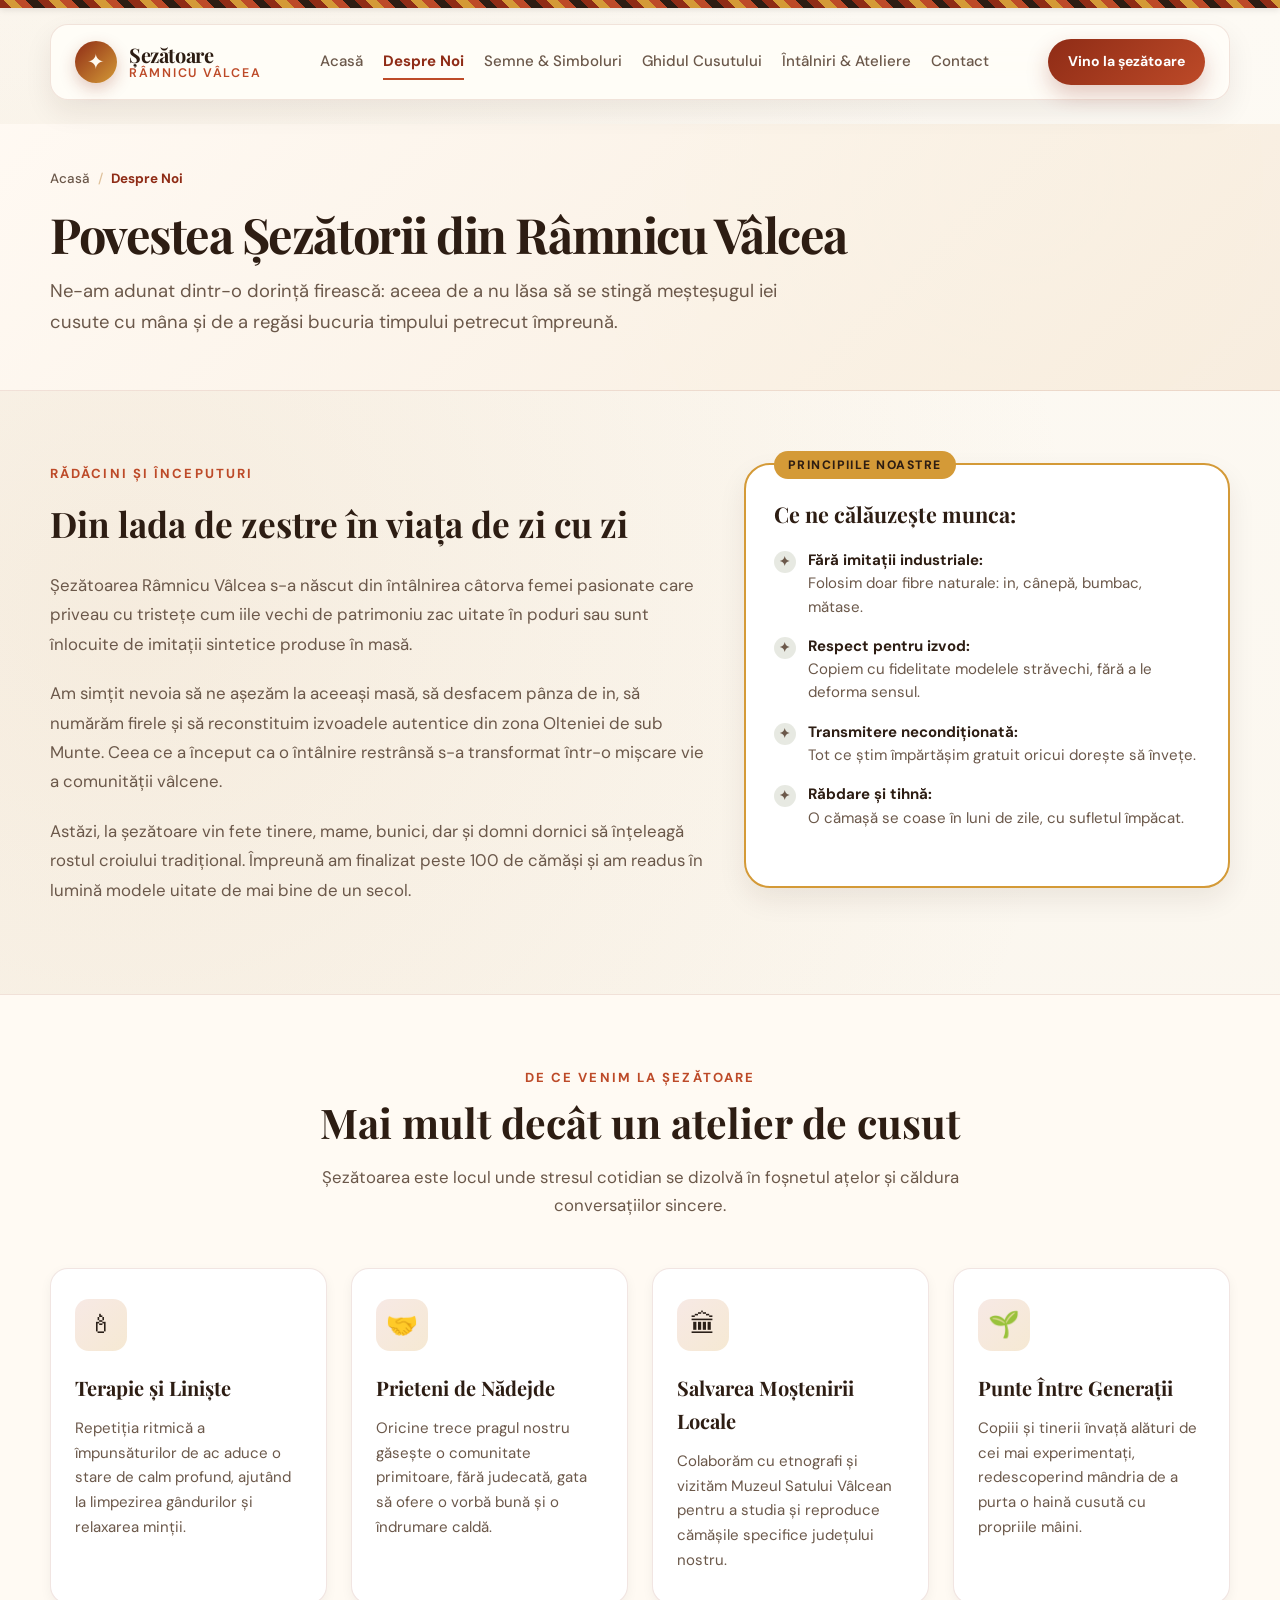
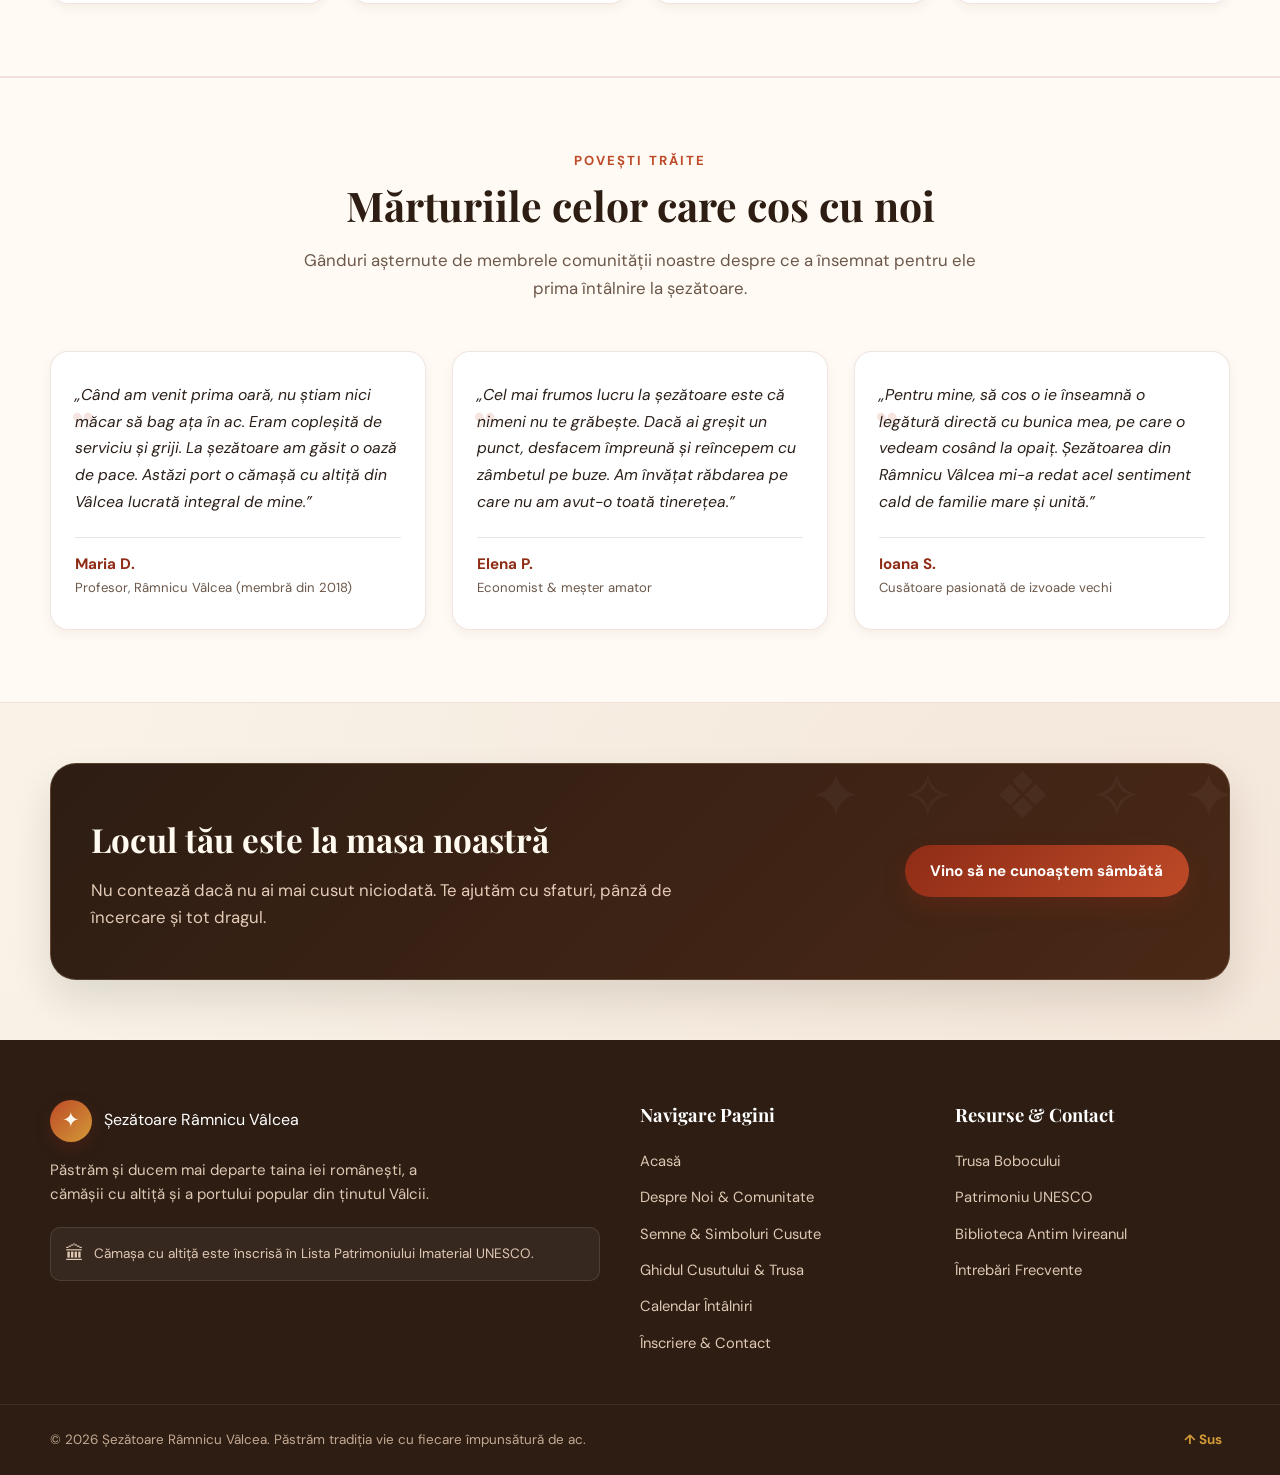
<file: despre.html>
<!doctype html>
<html lang="ro">
  <head>
    <meta charset="utf-8" />
    <meta name="viewport" content="width=device-width, initial-scale=1" />
    <meta
      name="description"
      content="Despre Șezătoare Râmnicu Vâlcea - Comunitatea care reînvie șezătorile tradiționale, păstrând cusătura cămășii cu altiță și meșteșugul lăsat de bunici."
    />
    <title>Despre Noi & Comunitate | Șezătoare Râmnicu Vâlcea</title>
    <link rel="preconnect" href="https://fonts.googleapis.com" />
    <link rel="preconnect" href="https://fonts.gstatic.com" crossorigin />
    <link
      href="https://fonts.googleapis.com/css2?family=DM+Sans:ital,wght@0,400;0,500;0,600;0,700;1,400&family=Playfair+Display:ital,wght@0,500;0,600;0,700;1,500;1,600&display=swap"
      rel="stylesheet"
    />
    <link rel="stylesheet" href="styles.css" />
  </head>
  <body>
    <div class="traditional-border-top" aria-hidden="true"></div>

    <header class="site-header" id="top">
      <nav class="topbar" aria-label="Navigare principală">
        <a href="index.html" class="brand" aria-label="Șezătoare Râmnicu Vâlcea Acasă">
          <span class="brand-mark" aria-hidden="true">✦</span>
          <span class="brand-text">
            <strong>Șezătoare</strong>
            <small>Râmnicu Vâlcea</small>
          </span>
        </a>

        <div class="nav" id="main-nav">
          <a href="index.html">Acasă</a>
          <a href="despre.html" class="active" aria-current="page">Despre Noi</a>
          <a href="traditie.html">Semne & Simboluri</a>
          <a href="mestesug.html">Ghidul Cusutului</a>
          <a href="evenimente.html">Întâlniri & Ateliere</a>
          <a href="contact.html">Contact</a>
        </div>

        <a class="cta cta-header" href="contact.html">Vino la șezătoare</a>
      </nav>
    </header>

    <main>
      <!-- Page Hero Banner -->
      <section class="page-hero">
        <div class="container">
          <nav class="breadcrumbs" aria-label="Fir de navigare">
            <a href="index.html">Acasă</a>
            <span class="sep">/</span>
            <span class="current">Despre Noi</span>
          </nav>
          <h1 class="page-hero-title">Povestea Șezătorii din Râmnicu Vâlcea</h1>
          <p class="page-hero-desc">
            Ne-am adunat dintr-o dorință firească: aceea de a nu lăsa să se stingă
            meșteșugul iei cusute cu mâna și de a regăsi bucuria timpului petrecut împreună.
          </p>
        </div>
      </section>

      <!-- Cum a început povestea -->
      <section class="section">
        <div class="container">
          <div class="craft-layout">
            <div>
              <p class="section-eyebrow">Rădăcini și Începuturi</p>
              <h2 style="font-family: var(--font-serif); font-size: 2.2rem; color: var(--deep-brown); margin: 0 0 18px;">
                Din lada de zestre în viața de zi cu zi
              </h2>
              <p style="color: var(--muted); font-size: 1.05rem; line-height: 1.75; margin-bottom: 20px;">
                Șezătoarea Râmnicu Vâlcea s-a născut din întâlnirea câtorva femei pasionate
                care priveau cu tristețe cum iile vechi de patrimoniu zac uitate în poduri
                sau sunt înlocuite de imitații sintetice produse în masă.
              </p>
              <p style="color: var(--muted); font-size: 1.05rem; line-height: 1.75; margin-bottom: 20px;">
                Am simțit nevoia să ne așezăm la aceeași masă, să desfacem pânza de in,
                să numărăm firele și să reconstituim izvoadele autentice din zona
                Olteniei de sub Munte. Ceea ce a început ca o întâlnire restrânsă
                s-a transformat într-o mișcare vie a comunității vâlcene.
              </p>
              <p style="color: var(--muted); font-size: 1.05rem; line-height: 1.75;">
                Astăzi, la șezătoare vin fete tinere, mame, bunici, dar și domni dornici
                să înțeleagă rostul croiului tradițional. Împreună am finalizat peste 100 de
                cămăși și am readus în lumină modele uitate de mai bine de un secol.
              </p>
            </div>

            <!-- Panou lateral cu principiile noastre -->
            <aside class="toolkit-panel" aria-label="Principiile noastre de bază">
              <div class="toolkit-box">
                <div class="toolkit-badge">Principiile Noastre</div>
                <h3 style="font-family: var(--font-serif); font-size: 1.35rem; color: var(--deep-brown); margin-bottom: 16px;">
                  Ce ne călăuzește munca:
                </h3>
                <ul class="toolkit-items">
                  <li>
                    <span class="bullet-icon">✦</span>
                    <div>
                      <strong>Fără imitații industriale:</strong>
                      <span>Folosim doar fibre naturale: in, cânepă, bumbac, mătase.</span>
                    </div>
                  </li>
                  <li>
                    <span class="bullet-icon">✦</span>
                    <div>
                      <strong>Respect pentru izvod:</strong>
                      <span>Copiem cu fidelitate modelele străvechi, fără a le deforma sensul.</span>
                    </div>
                  </li>
                  <li>
                    <span class="bullet-icon">✦</span>
                    <div>
                      <strong>Transmitere necondiționată:</strong>
                      <span>Tot ce știm împărtășim gratuit oricui dorește să învețe.</span>
                    </div>
                  </li>
                  <li>
                    <span class="bullet-icon">✦</span>
                    <div>
                      <strong>Răbdare și tihnă:</strong>
                      <span>O cămașă se coase în luni de zile, cu sufletul împăcat.</span>
                    </div>
                  </li>
                </ul>
              </div>
            </aside>
          </div>
        </div>
      </section>

      <!-- Pilonii comunității -->
      <section class="section section-pillars">
        <div class="container">
          <div class="section-intro">
            <p class="section-eyebrow">De Ce Venim la Șezătoare</p>
            <h2>Mai mult decât un atelier de cusut</h2>
            <p class="section-desc">
              Șezătoarea este locul unde stresul cotidian se dizolvă în foșnetul ațelor
              și căldura conversațiilor sincere.
            </p>
          </div>

          <div class="pillars-grid">
            <article class="pillar-card">
              <div class="pillar-icon" aria-hidden="true">🕯</div>
              <h3>Terapie și Liniște</h3>
              <p>
                Repetiția ritmică a împunsăturilor de ac aduce o stare de calm profund,
                ajutând la limpezirea gândurilor și relaxarea minții.
              </p>
            </article>

            <article class="pillar-card">
              <div class="pillar-icon" aria-hidden="true">🤝</div>
              <h3>Prieteni de Nădejde</h3>
              <p>
                Oricine trece pragul nostru găsește o comunitate primitoare,
                fără judecată, gata să ofere o vorbă bună și o îndrumare caldă.
              </p>
            </article>

            <article class="pillar-card">
              <div class="pillar-icon" aria-hidden="true">🏛</div>
              <h3>Salvarea Moștenirii Locale</h3>
              <p>
                Colaborăm cu etnografi și vizităm Muzeul Satului Vâlcean pentru a studia
                și reproduce cămășile specifice județului nostru.
              </p>
            </article>

            <article class="pillar-card">
              <div class="pillar-icon" aria-hidden="true">🌱</div>
              <h3>Punte Între Generații</h3>
              <p>
                Copiii și tinerii învață alături de cei mai experimentați, redescoperind
                mândria de a purta o haină cusută cu propriile mâini.
              </p>
            </article>
          </div>
        </div>
      </section>

      <!-- Mărturii detaliate -->
      <section class="section section-community">
        <div class="container">
          <div class="section-intro">
            <p class="section-eyebrow">Povești Trăite</p>
            <h2>Mărturiile celor care cos cu noi</h2>
            <p class="section-desc">
              Gânduri așternute de membrele comunității noastre despre ce a însemnat
              pentru ele prima întâlnire la șezătoare.
            </p>
          </div>

          <div class="testimonials-grid">
            <blockquote class="testimonial-card">
              <p class="quote-text">
                „Când am venit prima oară, nu știam nici măcar să bag ața în ac.
                Eram copleșită de serviciu și griji. La șezătoare am găsit o oază de pace.
                Astăzi port o cămașă cu altiță din Vâlcea lucrată integral de mine.”
              </p>
              <footer class="quote-author-info">
                <strong>Maria D.</strong>
                <span>Profesor, Râmnicu Vâlcea (membră din 2018)</span>
              </footer>
            </blockquote>

            <blockquote class="testimonial-card">
              <p class="quote-text">
                „Cel mai frumos lucru la șezătoare este că nimeni nu te grăbește.
                Dacă ai greșit un punct, desfacem împreună și reîncepem cu zâmbetul pe buze.
                Am învățat răbdarea pe care nu am avut-o toată tinerețea.”
              </p>
              <footer class="quote-author-info">
                <strong>Elena P.</strong>
                <span>Economist & meșter amator</span>
              </footer>
            </blockquote>

            <blockquote class="testimonial-card">
              <p class="quote-text">
                „Pentru mine, să cos o ie înseamnă o legătură directă cu bunica mea,
                pe care o vedeam cosând la opaiț. Șezătoarea din Râmnicu Vâlcea
                mi-a redat acel sentiment cald de familie mare și unită.”
              </p>
              <footer class="quote-author-info">
                <strong>Ioana S.</strong>
                <span>Cusătoare pasionată de izvoade vechi</span>
              </footer>
            </blockquote>
          </div>
        </div>
      </section>

      <!-- Banner CTA -->
      <section class="join-banner-section">
        <div class="container">
          <div class="join-banner-box">
            <div class="join-banner-copy">
              <h2>Locul tău este la masa noastră</h2>
              <p>
                Nu contează dacă nu ai mai cusut niciodată. Te ajutăm cu sfaturi,
                pânză de încercare și tot dragul.
              </p>
            </div>
            <a href="contact.html" class="cta">Vino să ne cunoaștem sâmbătă</a>
          </div>
        </div>
      </section>
    </main>

    <!-- Subsol (Footer) -->
    <footer class="site-footer">
      <div class="container footer-content">
        <div class="footer-col brand-col">
          <div class="brand footer-brand">
            <span class="brand-mark" aria-hidden="true">✦</span>
            <span>Șezătoare Râmnicu Vâlcea</span>
          </div>
          <p class="footer-tagline">
            Păstrăm și ducem mai departe taina iei românești, a cămășii cu altiță
            și a portului popular din ținutul Vâlcii.
          </p>
          <div class="unesco-mention">
            <span class="unesco-icon" aria-hidden="true">🏛</span>
            <span>Cămașa cu altiță este înscrisă în Lista Patrimoniului Imaterial UNESCO.</span>
          </div>
        </div>

        <div class="footer-col">
          <h4>Navigare Pagini</h4>
          <ul class="footer-links">
            <li><a href="index.html">Acasă</a></li>
            <li><a href="despre.html">Despre Noi & Comunitate</a></li>
            <li><a href="traditie.html">Semne & Simboluri Cusute</a></li>
            <li><a href="mestesug.html">Ghidul Cusutului & Trusa</a></li>
            <li><a href="evenimente.html">Calendar Întâlniri</a></li>
            <li><a href="contact.html">Înscriere & Contact</a></li>
          </ul>
        </div>

        <div class="footer-col">
          <h4>Resurse & Contact</h4>
          <ul class="footer-links">
            <li><a href="mestesug.html#trusa">Trusa Bobocului</a></li>
            <li><a href="traditie.html#unesco">Patrimoniu UNESCO</a></li>
            <li><a href="evenimente.html#locatie">Biblioteca Antim Ivireanul</a></li>
            <li><a href="contact.html#faq">Întrebări Frecvente</a></li>
          </ul>
        </div>
      </div>

      <div class="footer-bottom">
        <div class="container footer-bottom-inner">
          <p>© 2026 Șezătoare Râmnicu Vâlcea. Păstrăm tradiția vie cu fiecare împunsătură de ac.</p>
          <a href="#top" class="back-to-top" aria-label="Înapoi la începutul paginii">↑ Sus</a>
        </div>
      </div>
    </footer>
  </body>
</html>
</file>
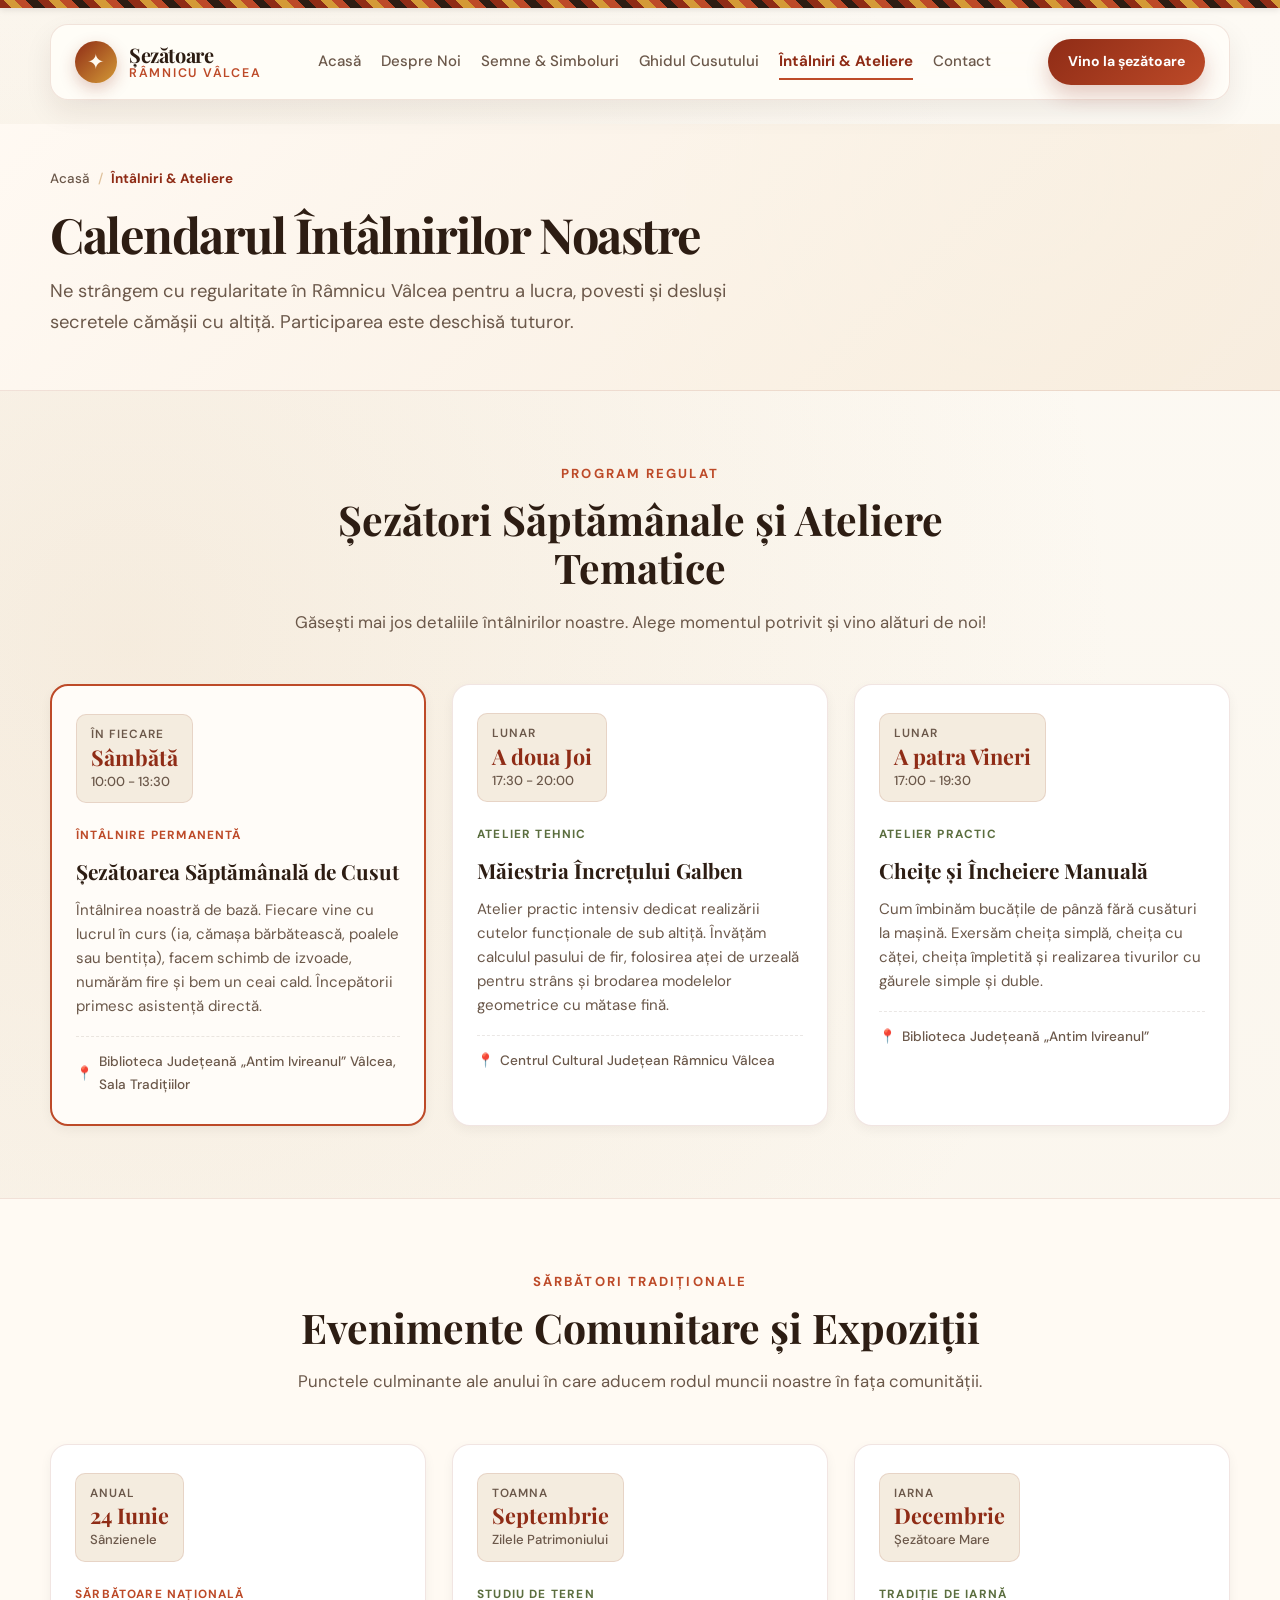
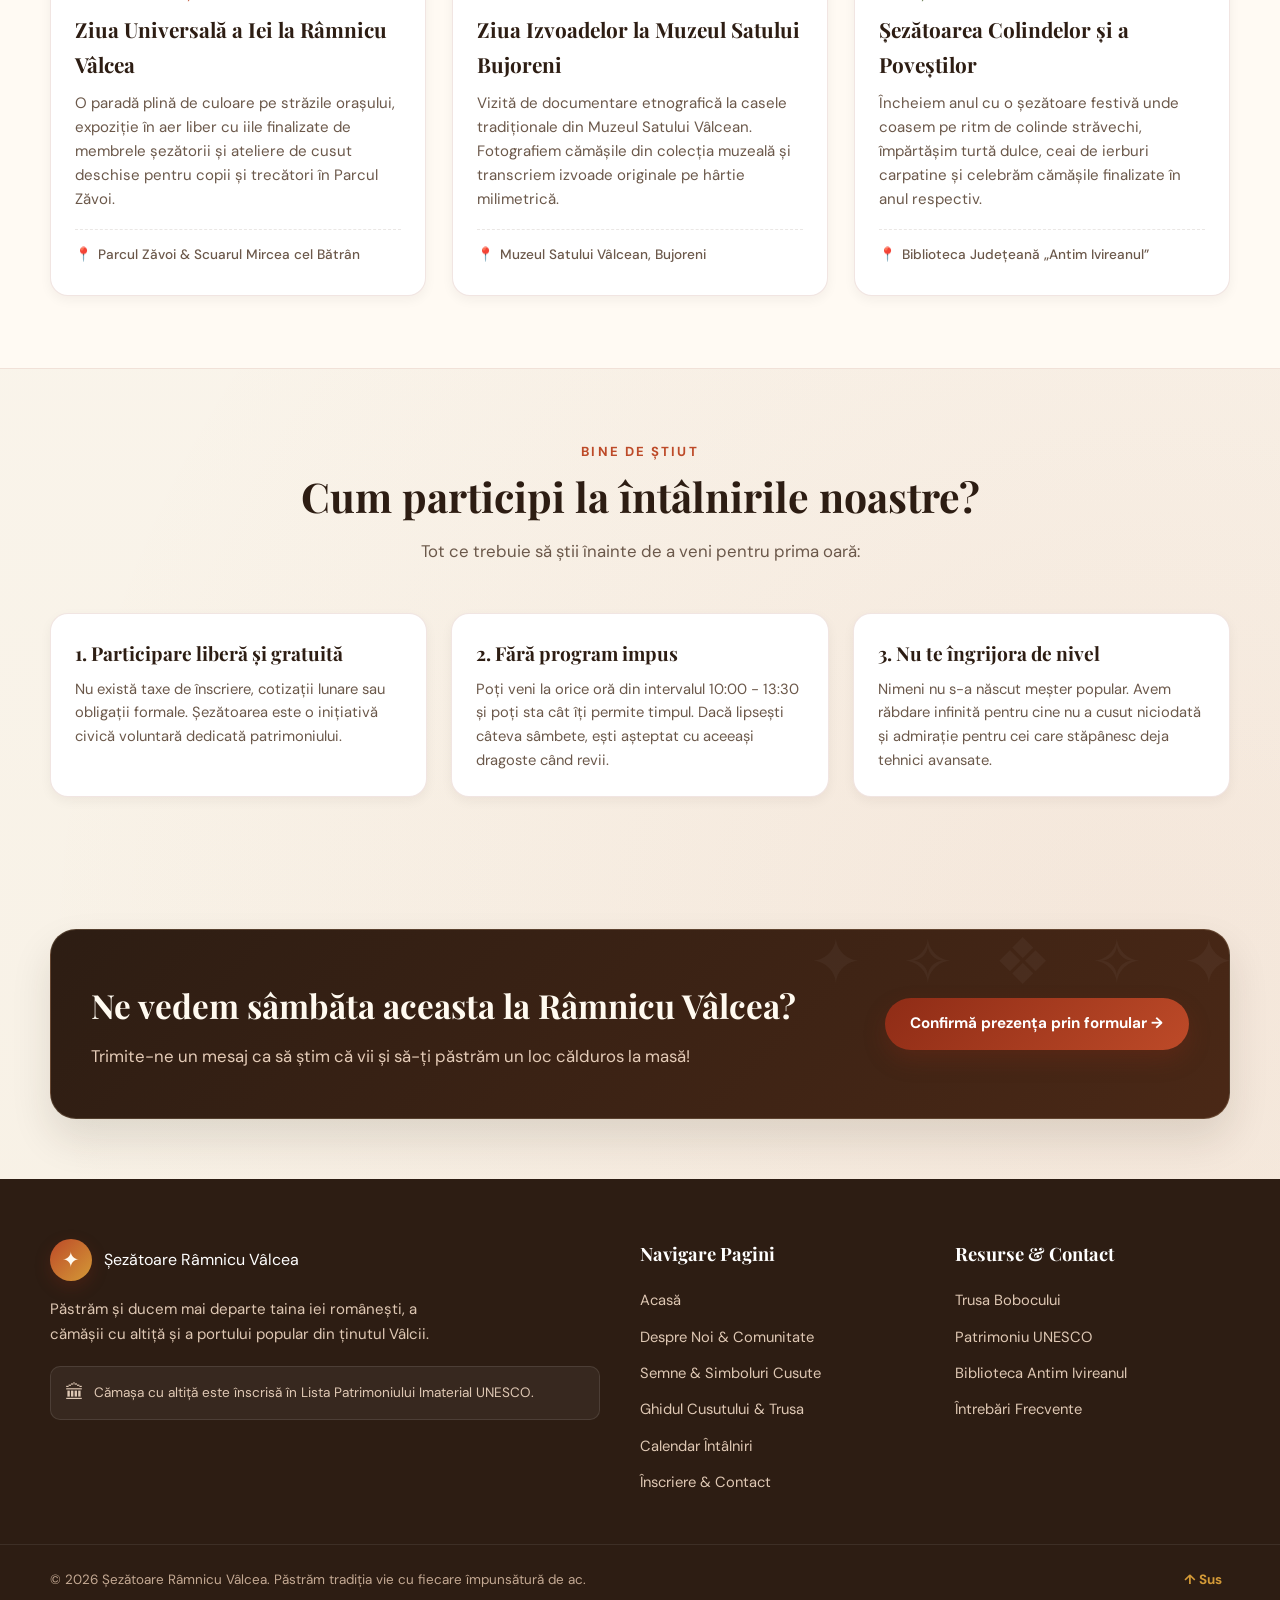
<file: evenimente.html>
<!doctype html>
<html lang="ro">
  <head>
    <meta charset="utf-8" />
    <meta name="viewport" content="width=device-width, initial-scale=1" />
    <meta
      name="description"
      content="Calendarul întâlnirilor și atelierelor Șezătorii Râmnicu Vâlcea - Șezătoarea de sâmbătă, ateliere tematice de încreț și sărbătoarea Zilei Iei."
    />
    <title>Întâlniri & Ateliere | Șezătoare Râmnicu Vâlcea</title>
    <link rel="preconnect" href="https://fonts.googleapis.com" />
    <link rel="preconnect" href="https://fonts.gstatic.com" crossorigin />
    <link
      href="https://fonts.googleapis.com/css2?family=DM+Sans:ital,wght@0,400;0,500;0,600;0,700;1,400&family=Playfair+Display:ital,wght@0,500;0,600;0,700;1,500;1,600&display=swap"
      rel="stylesheet"
    />
    <link rel="stylesheet" href="styles.css" />
  </head>
  <body>
    <div class="traditional-border-top" aria-hidden="true"></div>

    <header class="site-header" id="top">
      <nav class="topbar" aria-label="Navigare principală">
        <a href="index.html" class="brand" aria-label="Șezătoare Râmnicu Vâlcea Acasă">
          <span class="brand-mark" aria-hidden="true">✦</span>
          <span class="brand-text">
            <strong>Șezătoare</strong>
            <small>Râmnicu Vâlcea</small>
          </span>
        </a>

        <div class="nav" id="main-nav">
          <a href="index.html">Acasă</a>
          <a href="despre.html">Despre Noi</a>
          <a href="traditie.html">Semne & Simboluri</a>
          <a href="mestesug.html">Ghidul Cusutului</a>
          <a href="evenimente.html" class="active" aria-current="page">Întâlniri & Ateliere</a>
          <a href="contact.html">Contact</a>
        </div>

        <a class="cta cta-header" href="contact.html">Vino la șezătoare</a>
      </nav>
    </header>

    <main>
      <!-- Page Hero Banner -->
      <section class="page-hero">
        <div class="container">
          <nav class="breadcrumbs" aria-label="Fir de navigare">
            <a href="index.html">Acasă</a>
            <span class="sep">/</span>
            <span class="current">Întâlniri & Ateliere</span>
          </nav>
          <h1 class="page-hero-title">Calendarul Întâlnirilor Noastre</h1>
          <p class="page-hero-desc">
            Ne strângem cu regularitate în Râmnicu Vâlcea pentru a lucra, povesti
            și desluși secretele cămășii cu altiță. Participarea este deschisă tuturor.
          </p>
        </div>
      </section>

      <!-- Evenimente Principale -->
      <section class="section">
        <div class="container">
          <div class="section-intro">
            <p class="section-eyebrow">Program Regulat</p>
            <h2>Șezători Săptămânale și Ateliere Tematice</h2>
            <p class="section-desc">
              Găsești mai jos detaliile întâlnirilor noastre. Alege momentul potrivit
              și vino alături de noi!
            </p>
          </div>

          <div class="events-grid">
            <article class="event-card highlight">
              <div class="event-badge-date">
                <span class="event-day">În fiecare</span>
                <span class="event-date">Sâmbătă</span>
                <span class="event-time">10:00 - 13:30</span>
              </div>
              <div class="event-info">
                <div class="event-tag accent">Întâlnire Permanentă</div>
                <h3>Șezătoarea Săptămânală de Cusut</h3>
                <p>
                  Întâlnirea noastră de bază. Fiecare vine cu lucrul în curs (ia, cămașa bărbătească,
                  poalele sau bentița), facem schimb de izvoade, numărăm fire și bem un ceai cald.
                  Începătorii primesc asistență directă.
                </p>
                <div class="event-location" id="locatie">
                  <span class="loc-pin">📍</span> Biblioteca Județeană „Antim Ivireanul” Vâlcea, Sala Tradițiilor
                </div>
              </div>
            </article>

            <article class="event-card">
              <div class="event-badge-date">
                <span class="event-day">Lunar</span>
                <span class="event-date">A doua Joi</span>
                <span class="event-time">17:30 - 20:00</span>
              </div>
              <div class="event-info">
                <div class="event-tag">Atelier Tehnic</div>
                <h3>Măiestria Încrețului Galben</h3>
                <p>
                  Atelier practic intensiv dedicat realizării cutelor funcționale de sub altiță.
                  Învățăm calculul pasului de fir, folosirea aței de urzeală pentru strâns
                  și brodarea modelelor geometrice cu mătase fină.
                </p>
                <div class="event-location">
                  <span class="loc-pin">📍</span> Centrul Cultural Județean Râmnicu Vâlcea
                </div>
              </div>
            </article>

            <article class="event-card">
              <div class="event-badge-date">
                <span class="event-day">Lunar</span>
                <span class="event-date">A patra Vineri</span>
                <span class="event-time">17:00 - 19:30</span>
              </div>
              <div class="event-info">
                <div class="event-tag">Atelier Practic</div>
                <h3>Cheițe și Încheiere Manuală</h3>
                <p>
                  Cum îmbinăm bucățile de pânză fără cusături la mașină.
                  Exersăm cheița simplă, cheița cu căței, cheița împletită și realizarea
                  tivurilor cu găurele simple și duble.
                </p>
                <div class="event-location">
                  <span class="loc-pin">📍</span> Biblioteca Județeană „Antim Ivireanul”
                </div>
              </div>
            </article>
          </div>
        </div>
      </section>

      <!-- Evenimente Speciale Anuale -->
      <section class="section section-pillars">
        <div class="container">
          <div class="section-intro">
            <p class="section-eyebrow">Sărbători Tradiționale</p>
            <h2>Evenimente Comunitare și Expoziții</h2>
            <p class="section-desc">
              Punctele culminante ale anului în care aducem rodul muncii noastre în fața comunității.
            </p>
          </div>

          <div class="events-grid">
            <article class="event-card">
              <div class="event-badge-date">
                <span class="event-day">Anual</span>
                <span class="event-date">24 Iunie</span>
                <span class="event-time">Sânzienele</span>
              </div>
              <div class="event-info">
                <div class="event-tag accent">Sărbătoare Națională</div>
                <h3>Ziua Universală a Iei la Râmnicu Vâlcea</h3>
                <p>
                  O paradă plină de culoare pe străzile orașului, expoziție în aer liber
                  cu iile finalizate de membrele șezătorii și ateliere de cusut deschise
                  pentru copii și trecători în Parcul Zăvoi.
                </p>
                <div class="event-location">
                  <span class="loc-pin">📍</span> Parcul Zăvoi & Scuarul Mircea cel Bătrân
                </div>
              </div>
            </article>

            <article class="event-card">
              <div class="event-badge-date">
                <span class="event-day">Toamna</span>
                <span class="event-date">Septembrie</span>
                <span class="event-time">Zilele Patrimoniului</span>
              </div>
              <div class="event-info">
                <div class="event-tag">Studiu de Teren</div>
                <h3>Ziua Izvoadelor la Muzeul Satului Bujoreni</h3>
                <p>
                  Vizită de documentare etnografică la casele tradiționale din Muzeul Satului Vâlcean.
                  Fotografiem cămășile din colecția muzeală și transcriem izvoade originale
                  pe hârtie milimetrică.
                </p>
                <div class="event-location">
                  <span class="loc-pin">📍</span> Muzeul Satului Vâlcean, Bujoreni
                </div>
              </div>
            </article>

            <article class="event-card">
              <div class="event-badge-date">
                <span class="event-day">Iarna</span>
                <span class="event-date">Decembrie</span>
                <span class="event-time">Șezătoare Mare</span>
              </div>
              <div class="event-info">
                <div class="event-tag">Tradiție de Iarnă</div>
                <h3>Șezătoarea Colindelor și a Poveștilor</h3>
                <p>
                  Încheiem anul cu o șezătoare festivă unde coasem pe ritm de colinde străvechi,
                  împărtășim turtă dulce, ceai de ierburi carpatine și celebrăm cămășile finalizate
                  în anul respectiv.
                </p>
                <div class="event-location">
                  <span class="loc-pin">📍</span> Biblioteca Județeană „Antim Ivireanul”
                </div>
              </div>
            </article>
          </div>
        </div>
      </section>

      <!-- Ghidul de Participare la Șezătoare -->
      <section class="section">
        <div class="container">
          <div class="section-intro">
            <p class="section-eyebrow">Bine de Știut</p>
            <h2>Cum participi la întâlnirile noastre?</h2>
            <p class="section-desc">
              Tot ce trebuie să știi înainte de a veni pentru prima oară:
            </p>
          </div>

          <div class="participation-rules-grid">
            <div class="rule-box">
              <h4>1. Participare liberă și gratuită</h4>
              <p>
                Nu există taxe de înscriere, cotizații lunare sau obligații formale.
                Șezătoarea este o inițiativă civică voluntară dedicată patrimoniului.
              </p>
            </div>

            <div class="rule-box">
              <h4>2. Fără program impus</h4>
              <p>
                Poți veni la orice oră din intervalul 10:00 - 13:30 și poți sta cât îți permite timpul.
                Dacă lipsești câteva sâmbete, ești așteptat cu aceeași dragoste când revii.
              </p>
            </div>

            <div class="rule-box">
              <h4>3. Nu te îngrijora de nivel</h4>
              <p>
                Nimeni nu s-a născut meșter popular. Avem răbdare infinită pentru cine nu a cusut niciodată
                și admirație pentru cei care stăpânesc deja tehnici avansate.
              </p>
            </div>
          </div>
        </div>
      </section>

      <!-- Banner de Înscriere -->
      <section class="join-banner-section">
        <div class="container">
          <div class="join-banner-box">
            <div class="join-banner-copy">
              <h2>Ne vedem sâmbăta aceasta la Râmnicu Vâlcea?</h2>
              <p>
                Trimite-ne un mesaj ca să știm că vii și să-ți păstrăm un loc călduros la masă!
              </p>
            </div>
            <a href="contact.html" class="cta">Confirmă prezența prin formular →</a>
          </div>
        </div>
      </section>
    </main>

    <!-- Subsol (Footer) -->
    <footer class="site-footer">
      <div class="container footer-content">
        <div class="footer-col brand-col">
          <div class="brand footer-brand">
            <span class="brand-mark" aria-hidden="true">✦</span>
            <span>Șezătoare Râmnicu Vâlcea</span>
          </div>
          <p class="footer-tagline">
            Păstrăm și ducem mai departe taina iei românești, a cămășii cu altiță
            și a portului popular din ținutul Vâlcii.
          </p>
          <div class="unesco-mention">
            <span class="unesco-icon" aria-hidden="true">🏛</span>
            <span>Cămașa cu altiță este înscrisă în Lista Patrimoniului Imaterial UNESCO.</span>
          </div>
        </div>

        <div class="footer-col">
          <h4>Navigare Pagini</h4>
          <ul class="footer-links">
            <li><a href="index.html">Acasă</a></li>
            <li><a href="despre.html">Despre Noi & Comunitate</a></li>
            <li><a href="traditie.html">Semne & Simboluri Cusute</a></li>
            <li><a href="mestesug.html">Ghidul Cusutului & Trusa</a></li>
            <li><a href="evenimente.html">Calendar Întâlniri</a></li>
            <li><a href="contact.html">Înscriere & Contact</a></li>
          </ul>
        </div>

        <div class="footer-col">
          <h4>Resurse & Contact</h4>
          <ul class="footer-links">
            <li><a href="mestesug.html#trusa">Trusa Bobocului</a></li>
            <li><a href="traditie.html#unesco">Patrimoniu UNESCO</a></li>
            <li><a href="evenimente.html#locatie">Biblioteca Antim Ivireanul</a></li>
            <li><a href="contact.html#faq">Întrebări Frecvente</a></li>
          </ul>
        </div>
      </div>

      <div class="footer-bottom">
        <div class="container footer-bottom-inner">
          <p>© 2026 Șezătoare Râmnicu Vâlcea. Păstrăm tradiția vie cu fiecare împunsătură de ac.</p>
          <a href="#top" class="back-to-top" aria-label="Înapoi la începutul paginii">↑ Sus</a>
        </div>
      </div>
    </footer>
  </body>
</html>
</file>
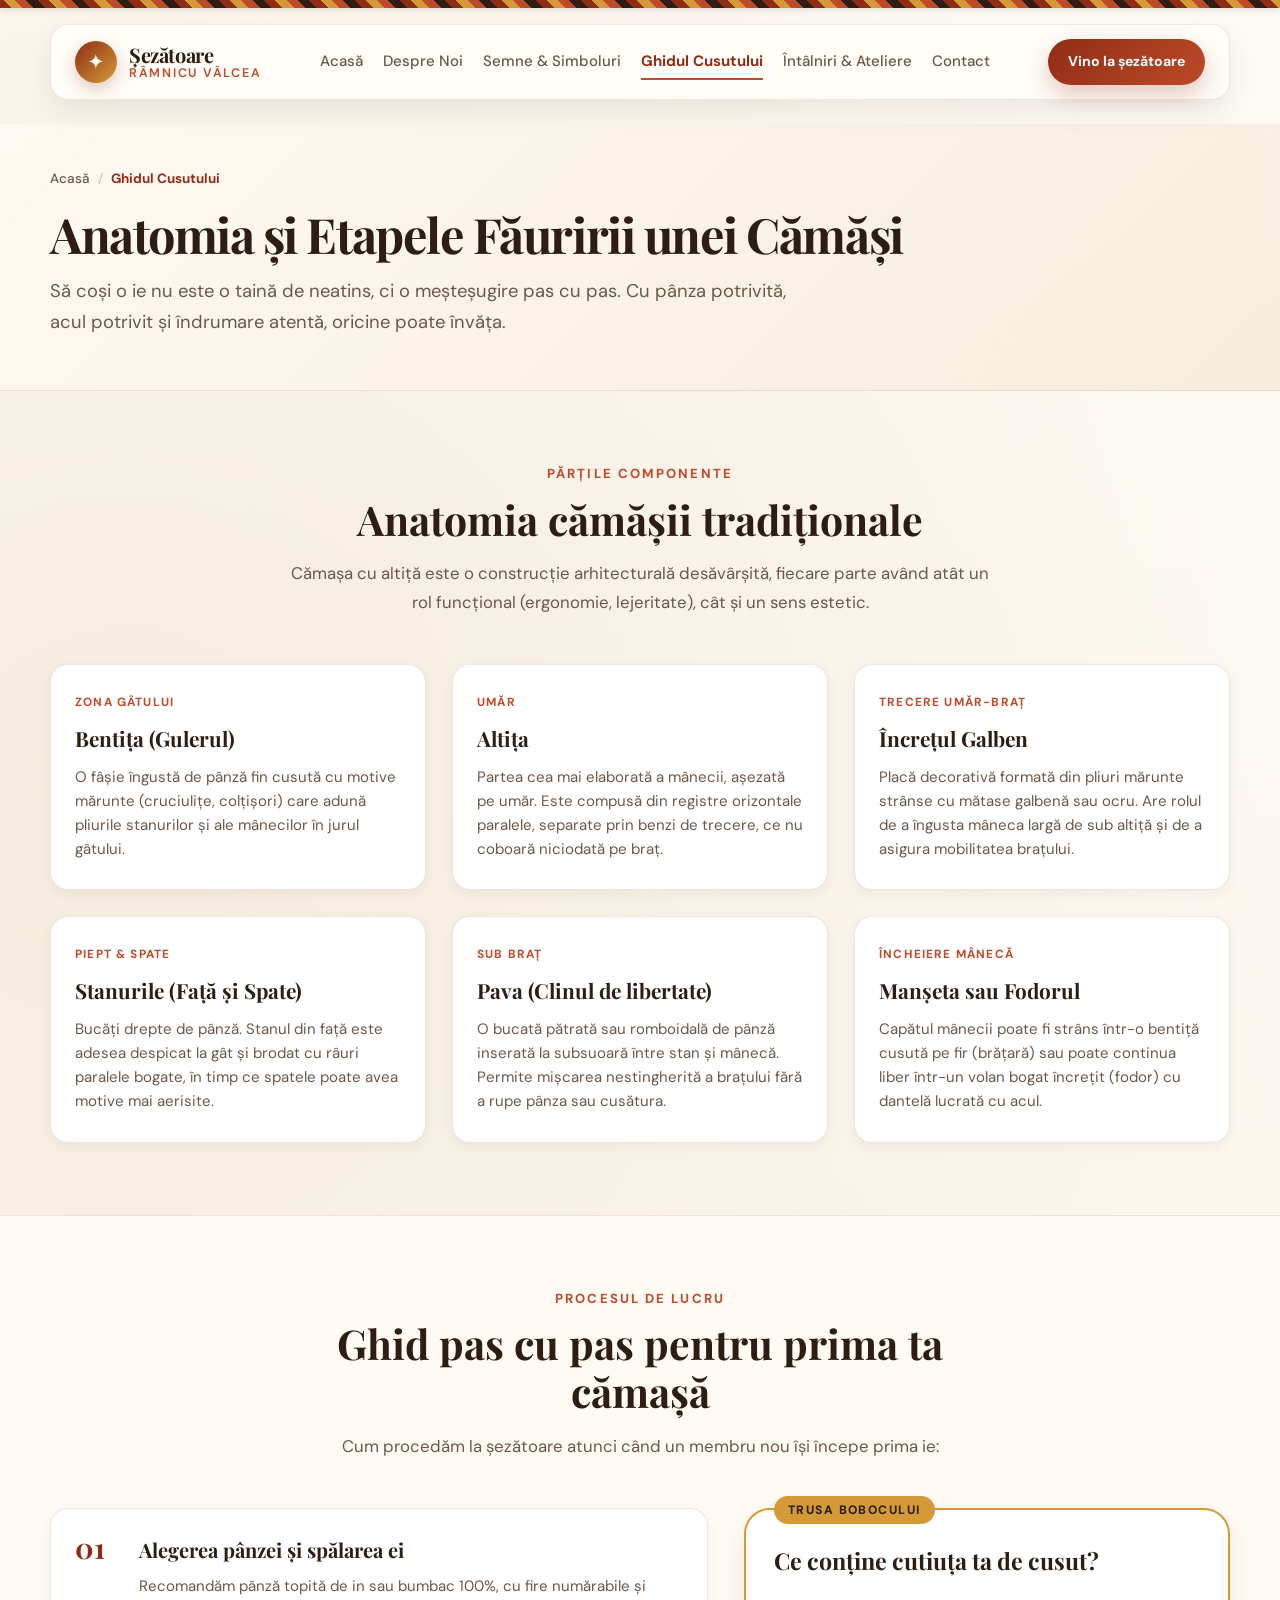
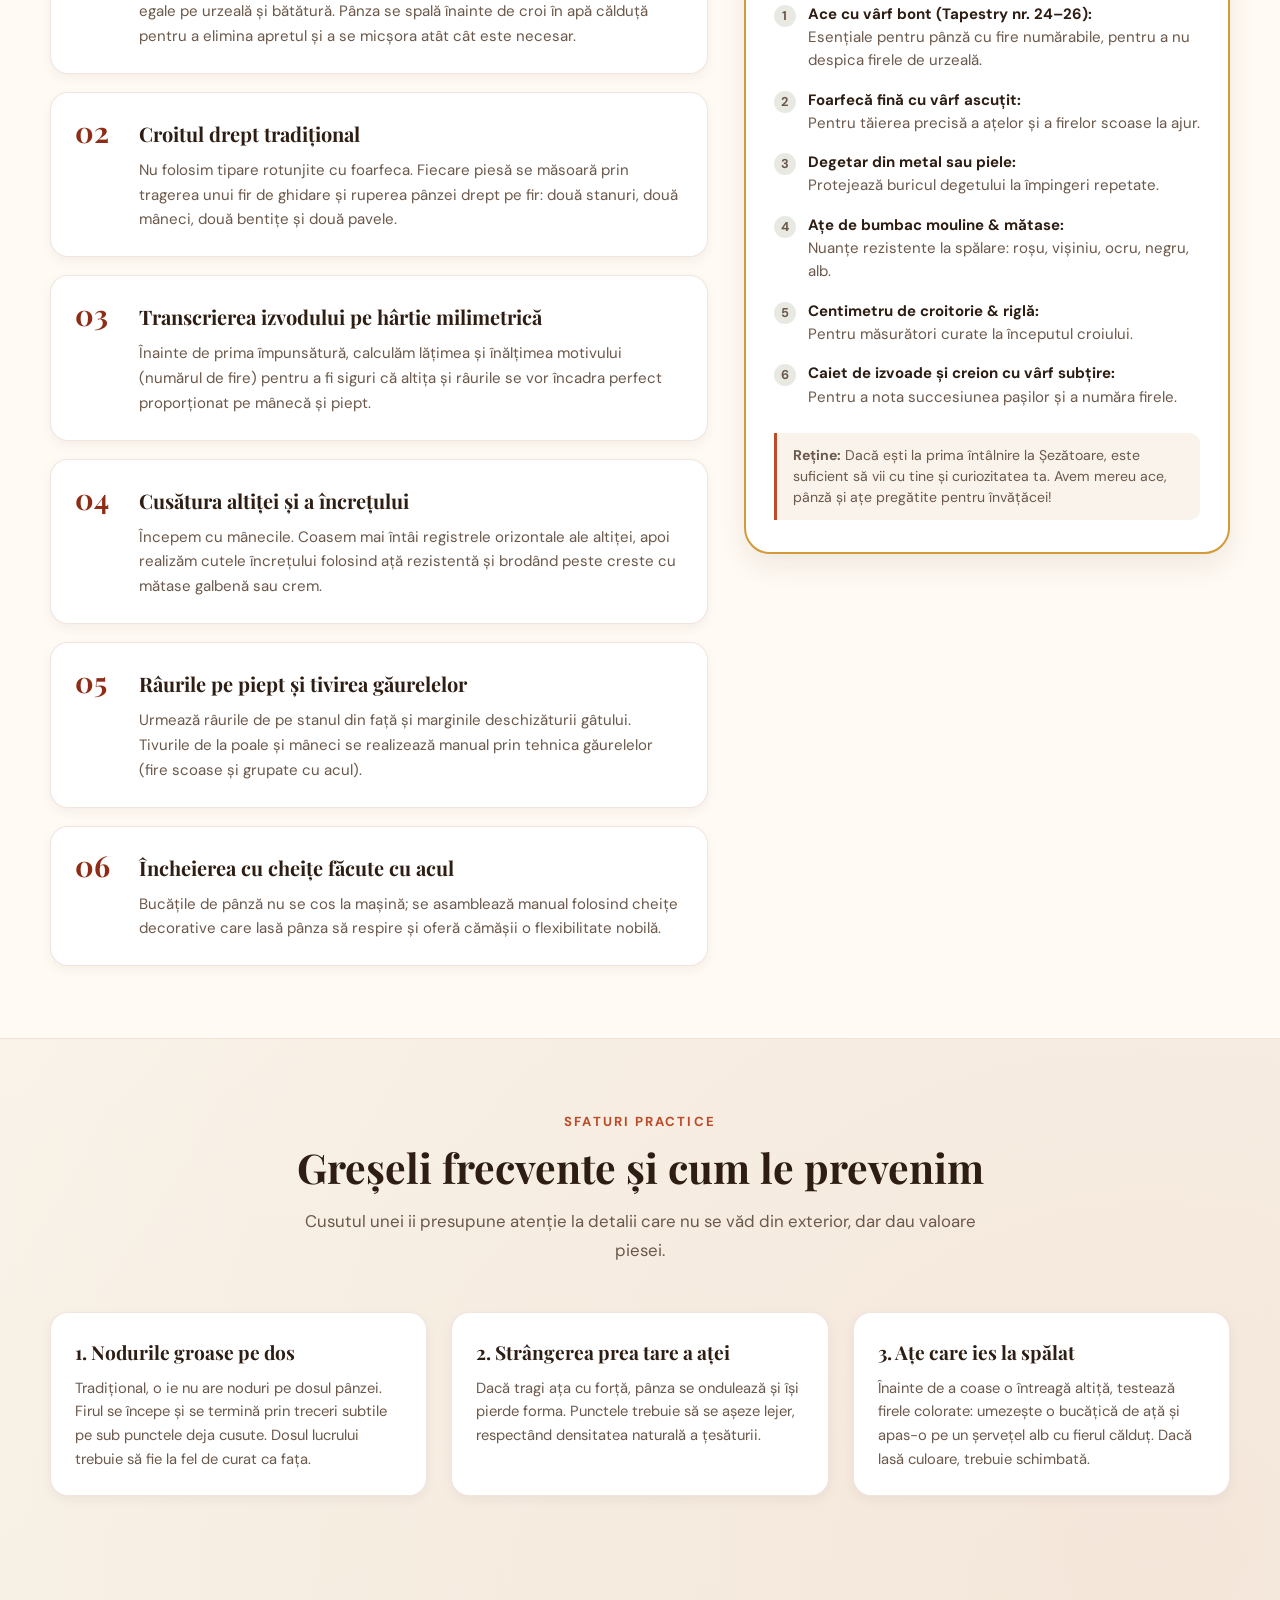
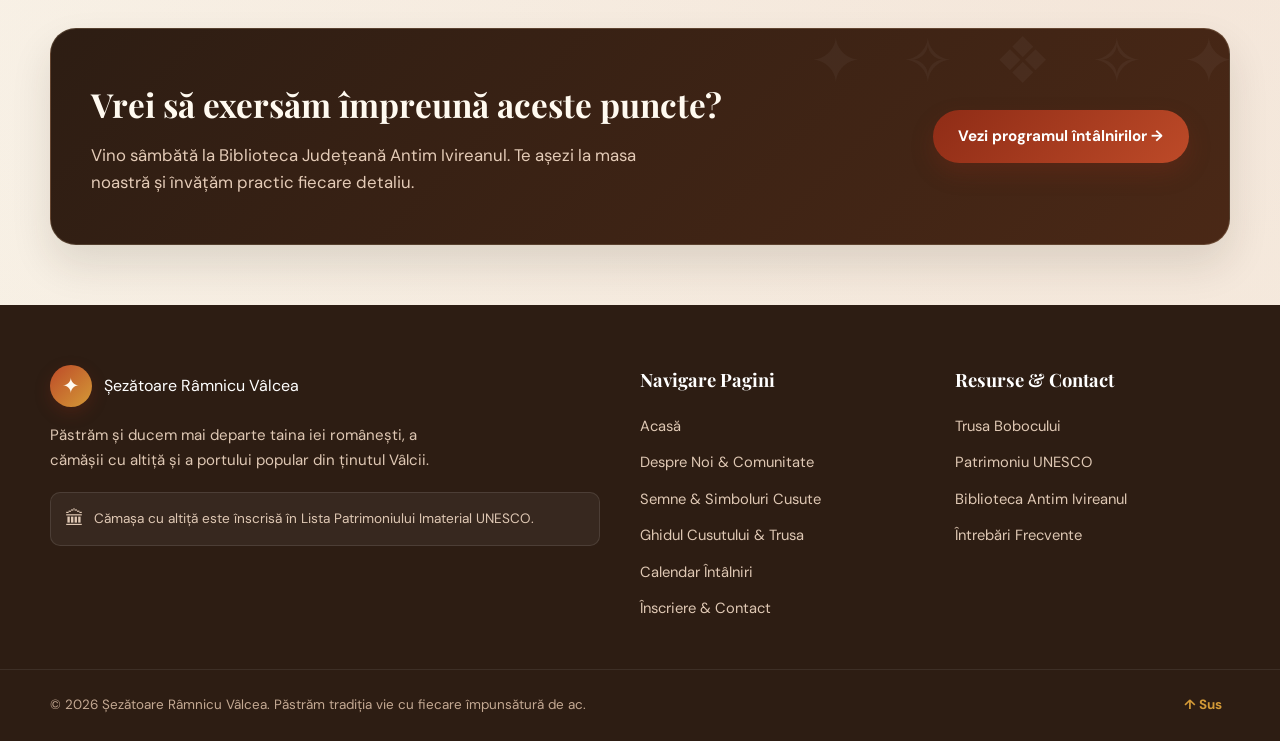
<file: mestesug.html>
<!doctype html>
<html lang="ro">
  <head>
    <meta charset="utf-8" />
    <meta name="viewport" content="width=device-width, initial-scale=1" />
    <meta
      name="description"
      content="Ghidul cusutului unei cămăși tradiționale cu altiță - Anatomia iei, pașii de lucru pe fir, Trusa Bobocului și sfaturi practice de la Șezătoare Râmnicu Vâlcea."
    />
    <title>Ghidul Cusutului & Trusa Bobocului | Șezătoare Râmnicu Vâlcea</title>
    <link rel="preconnect" href="https://fonts.googleapis.com" />
    <link rel="preconnect" href="https://fonts.gstatic.com" crossorigin />
    <link
      href="https://fonts.googleapis.com/css2?family=DM+Sans:ital,wght@0,400;0,500;0,600;0,700;1,400&family=Playfair+Display:ital,wght@0,500;0,600;0,700;1,500;1,600&display=swap"
      rel="stylesheet"
    />
    <link rel="stylesheet" href="styles.css" />
  </head>
  <body>
    <div class="traditional-border-top" aria-hidden="true"></div>

    <header class="site-header" id="top">
      <nav class="topbar" aria-label="Navigare principală">
        <a href="index.html" class="brand" aria-label="Șezătoare Râmnicu Vâlcea Acasă">
          <span class="brand-mark" aria-hidden="true">✦</span>
          <span class="brand-text">
            <strong>Șezătoare</strong>
            <small>Râmnicu Vâlcea</small>
          </span>
        </a>

        <div class="nav" id="main-nav">
          <a href="index.html">Acasă</a>
          <a href="despre.html">Despre Noi</a>
          <a href="traditie.html">Semne & Simboluri</a>
          <a href="mestesug.html" class="active" aria-current="page">Ghidul Cusutului</a>
          <a href="evenimente.html">Întâlniri & Ateliere</a>
          <a href="contact.html">Contact</a>
        </div>

        <a class="cta cta-header" href="contact.html">Vino la șezătoare</a>
      </nav>
    </header>

    <main>
      <!-- Page Hero Banner -->
      <section class="page-hero">
        <div class="container">
          <nav class="breadcrumbs" aria-label="Fir de navigare">
            <a href="index.html">Acasă</a>
            <span class="sep">/</span>
            <span class="current">Ghidul Cusutului</span>
          </nav>
          <h1 class="page-hero-title">Anatomia și Etapele Făuririi unei Cămăși</h1>
          <p class="page-hero-desc">
            Să coși o ie nu este o taină de neatins, ci o meșteșugire pas cu pas.
            Cu pânza potrivită, acul potrivit și îndrumare atentă, oricine poate învăța.
          </p>
        </div>
      </section>

      <!-- Anatomia Iei cu Altiță -->
      <section class="section">
        <div class="container">
          <div class="section-intro">
            <p class="section-eyebrow">Părțile Componente</p>
            <h2>Anatomia cămășii tradiționale</h2>
            <p class="section-desc">
              Cămașa cu altiță este o construcție arhitecturală desăvârșită, fiecare parte
              având atât un rol funcțional (ergonomie, lejeritate), cât și un sens estetic.
            </p>
          </div>

          <div class="anatomy-grid">
            <article class="anatomy-card">
              <span class="anatomy-tag">Zona Gâtului</span>
              <h3>Bentița (Gulerul)</h3>
              <p>
                O fâșie îngustă de pânză fin cusută cu motive mărunte (cruciulițe, colțișori)
                care adună pliurile stanurilor și ale mânecilor în jurul gâtului.
              </p>
            </article>

            <article class="anatomy-card">
              <span class="anatomy-tag">Umăr</span>
              <h3>Altița</h3>
              <p>
                Partea cea mai elaborată a mânecii, așezată pe umăr. Este compusă
                din registre orizontale paralele, separate prin benzi de trecere,
                ce nu coboară niciodată pe braț.
              </p>
            </article>

            <article class="anatomy-card">
              <span class="anatomy-tag">Trecere Umăr-Braț</span>
              <h3>Încrețul Galben</h3>
              <p>
                Placă decorativă formată din pliuri mărunte strânse cu mătase galbenă sau ocru.
                Are rolul de a îngusta mâneca largă de sub altiță și de a asigura mobilitatea brațului.
              </p>
            </article>

            <article class="anatomy-card">
              <span class="anatomy-tag">Piept & Spate</span>
              <h3>Stanurile (Față și Spate)</h3>
              <p>
                Bucăți drepte de pânză. Stanul din față este adesea despicat la gât
                și brodat cu râuri paralele bogate, în timp ce spatele poate avea motive mai aerisite.
              </p>
            </article>

            <article class="anatomy-card">
              <span class="anatomy-tag">Sub Braț</span>
              <h3>Pava (Clinul de libertate)</h3>
              <p>
                O bucată pătrată sau romboidală de pânză inserată la subsuoară între stan și mânecă.
                Permite mișcarea nestingherită a brațului fără a rupe pânza sau cusătura.
              </p>
            </article>

            <article class="anatomy-card">
              <span class="anatomy-tag">Încheiere Mânecă</span>
              <h3>Manșeta sau Fodorul</h3>
              <p>
                Capătul mânecii poate fi strâns într-o bentiță cusută pe fir (brățară)
                sau poate continua liber într-un volan bogat încrețit (fodor) cu dantelă lucrată cu acul.
              </p>
            </article>
          </div>
        </div>
      </section>

      <!-- Ghidul Pas cu Pas -->
      <section class="section section-craft">
        <div class="container">
          <div class="section-intro">
            <p class="section-eyebrow">Procesul de Lucru</p>
            <h2>Ghid pas cu pas pentru prima ta cămașă</h2>
            <p class="section-desc">
              Cum procedăm la șezătoare atunci când un membru nou își începe prima ie:
            </p>
          </div>

          <div class="craft-layout">
            <div class="steps-list">
              <div class="step-card">
                <div class="step-num">01</div>
                <div class="step-content">
                  <h3>Alegerea pânzei și spălarea ei</h3>
                  <p>
                    Recomandăm pânză topită de in sau bumbac 100%, cu fire numărabile și egale
                    pe urzeală și bătătură. Pânza se spală înainte de croi în apă călduță
                    pentru a elimina apretul și a se micșora atât cât este necesar.
                  </p>
                </div>
              </div>

              <div class="step-card">
                <div class="step-num">02</div>
                <div class="step-content">
                  <h3>Croitul drept tradițional</h3>
                  <p>
                    Nu folosim tipare rotunjite cu foarfeca. Fiecare piesă se măsoară
                    prin tragerea unui fir de ghidare și ruperea pânzei drept pe fir:
                    două stanuri, două mâneci, două bentițe și două pavele.
                  </p>
                </div>
              </div>

              <div class="step-card">
                <div class="step-num">03</div>
                <div class="step-content">
                  <h3>Transcrierea izvodului pe hârtie milimetrică</h3>
                  <p>
                    Înainte de prima împunsătură, calculăm lățimea și înălțimea motivului
                    (numărul de fire) pentru a fi siguri că altița și râurile se vor încadra
                    perfect proporționat pe mânecă și piept.
                  </p>
                </div>
              </div>

              <div class="step-card">
                <div class="step-num">04</div>
                <div class="step-content">
                  <h3>Cusătura altiței și a încrețului</h3>
                  <p>
                    Începem cu mânecile. Coasem mai întâi registrele orizontale ale altiței,
                    apoi realizăm cutele încrețului folosind ață rezistentă și brodând
                    peste creste cu mătase galbenă sau crem.
                  </p>
                </div>
              </div>

              <div class="step-card">
                <div class="step-num">05</div>
                <div class="step-content">
                  <h3>Râurile pe piept și tivirea găurelelor</h3>
                  <p>
                    Urmează râurile de pe stanul din față și marginile deschizăturii gâtului.
                    Tivurile de la poale și mâneci se realizează manual prin tehnica găurelelor
                    (fire scoase și grupate cu acul).
                  </p>
                </div>
              </div>

              <div class="step-card">
                <div class="step-num">06</div>
                <div class="step-content">
                  <h3>Încheierea cu cheițe făcute cu acul</h3>
                  <p>
                    Bucățile de pânză nu se cos la mașină; se asamblează manual folosind cheițe
                    decorative care lasă pânza să respire și oferă cămășii o flexibilitate nobilă.
                  </p>
                </div>
              </div>
            </div>

            <!-- Trusa Bobocului detaliată -->
            <aside class="toolkit-panel" id="trusa" aria-label="Trusa de lucru a începătorului">
              <div class="toolkit-box">
                <div class="toolkit-badge">Trusa Bobocului</div>
                <h3>Ce conține cutiuța ta de cusut?</h3>
                <ul class="toolkit-items">
                  <li>
                    <span class="bullet-icon">1</span>
                    <div>
                      <strong>Ace cu vârf bont (Tapestry nr. 24–26):</strong>
                      <span>Esențiale pentru pânză cu fire numărabile, pentru a nu despica firele de urzeală.</span>
                    </div>
                  </li>
                  <li>
                    <span class="bullet-icon">2</span>
                    <div>
                      <strong>Foarfecă fină cu vârf ascuțit:</strong>
                      <span>Pentru tăierea precisă a ațelor și a firelor scoase la ajur.</span>
                    </div>
                  </li>
                  <li>
                    <span class="bullet-icon">3</span>
                    <div>
                      <strong>Degetar din metal sau piele:</strong>
                      <span>Protejează buricul degetului la împingeri repetate.</span>
                    </div>
                  </li>
                  <li>
                    <span class="bullet-icon">4</span>
                    <div>
                      <strong>Ațe de bumbac mouline & mătase:</strong>
                      <span>Nuanțe rezistente la spălare: roșu, vișiniu, ocru, negru, alb.</span>
                    </div>
                  </li>
                  <li>
                    <span class="bullet-icon">5</span>
                    <div>
                      <strong>Centimetru de croitorie & riglă:</strong>
                      <span>Pentru măsurători curate la începutul croiului.</span>
                    </div>
                  </li>
                  <li>
                    <span class="bullet-icon">6</span>
                    <div>
                      <strong>Caiet de izvoade și creion cu vârf subțire:</strong>
                      <span>Pentru a nota succesiunea pașilor și a număra firele.</span>
                    </div>
                  </li>
                </ul>

                <div class="toolkit-note">
                  <strong>Reține:</strong> Dacă ești la prima întâlnire la Șezătoare,
                  este suficient să vii cu tine și curiozitatea ta. Avem mereu ace, pânză
                  și ațe pregătite pentru învățăcei!
                </div>
              </div>
            </aside>
          </div>
        </div>
      </section>

      <!-- Greșeli frecvente pe care le evităm -->
      <section class="section">
        <div class="container">
          <div class="section-intro">
            <p class="section-eyebrow">Sfaturi Practice</p>
            <h2>Greșeli frecvente și cum le prevenim</h2>
            <p class="section-desc">
              Cusutul unei ii presupune atenție la detalii care nu se văd din exterior, dar dau valoare piesei.
            </p>
          </div>

          <div class="participation-rules-grid">
            <div class="rule-box">
              <h4>1. Nodurile groase pe dos</h4>
              <p>
                Tradițional, o ie nu are noduri pe dosul pânzei. Firul se începe și se termină
                prin treceri subtile pe sub punctele deja cusute. Dosul lucrului trebuie să fie la fel de curat ca fața.
              </p>
            </div>

            <div class="rule-box">
              <h4>2. Strângerea prea tare a aței</h4>
              <p>
                Dacă tragi ața cu forță, pânza se ondulează și își pierde forma. Punctele trebuie
                să se așeze lejer, respectând densitatea naturală a țesăturii.
              </p>
            </div>

            <div class="rule-box">
              <h4>3. Ațe care ies la spălat</h4>
              <p>
                Înainte de a coase o întreagă altiță, testează firele colorate: umezește o bucățică
                de ață și apas-o pe un șervețel alb cu fierul călduț. Dacă lasă culoare, trebuie schimbată.
              </p>
            </div>
          </div>
        </div>
      </section>

      <!-- Banner spre Evenimente -->
      <section class="join-banner-section">
        <div class="container">
          <div class="join-banner-box">
            <div class="join-banner-copy">
              <h2>Vrei să exersăm împreună aceste puncte?</h2>
              <p>
                Vino sâmbătă la Biblioteca Județeană Antim Ivireanul. Te așezi la masa noastră
                și învățăm practic fiecare detaliu.
              </p>
            </div>
            <a href="evenimente.html" class="cta">Vezi programul întâlnirilor →</a>
          </div>
        </div>
      </section>
    </main>

    <!-- Subsol (Footer) -->
    <footer class="site-footer">
      <div class="container footer-content">
        <div class="footer-col brand-col">
          <div class="brand footer-brand">
            <span class="brand-mark" aria-hidden="true">✦</span>
            <span>Șezătoare Râmnicu Vâlcea</span>
          </div>
          <p class="footer-tagline">
            Păstrăm și ducem mai departe taina iei românești, a cămășii cu altiță
            și a portului popular din ținutul Vâlcii.
          </p>
          <div class="unesco-mention">
            <span class="unesco-icon" aria-hidden="true">🏛</span>
            <span>Cămașa cu altiță este înscrisă în Lista Patrimoniului Imaterial UNESCO.</span>
          </div>
        </div>

        <div class="footer-col">
          <h4>Navigare Pagini</h4>
          <ul class="footer-links">
            <li><a href="index.html">Acasă</a></li>
            <li><a href="despre.html">Despre Noi & Comunitate</a></li>
            <li><a href="traditie.html">Semne & Simboluri Cusute</a></li>
            <li><a href="mestesug.html">Ghidul Cusutului & Trusa</a></li>
            <li><a href="evenimente.html">Calendar Întâlniri</a></li>
            <li><a href="contact.html">Înscriere & Contact</a></li>
          </ul>
        </div>

        <div class="footer-col">
          <h4>Resurse & Contact</h4>
          <ul class="footer-links">
            <li><a href="mestesug.html#trusa">Trusa Bobocului</a></li>
            <li><a href="traditie.html#unesco">Patrimoniu UNESCO</a></li>
            <li><a href="evenimente.html#locatie">Biblioteca Antim Ivireanul</a></li>
            <li><a href="contact.html#faq">Întrebări Frecvente</a></li>
          </ul>
        </div>
      </div>

      <div class="footer-bottom">
        <div class="container footer-bottom-inner">
          <p>© 2026 Șezătoare Râmnicu Vâlcea. Păstrăm tradiția vie cu fiecare împunsătură de ac.</p>
          <a href="#top" class="back-to-top" aria-label="Înapoi la începutul paginii">↑ Sus</a>
        </div>
      </div>
    </footer>
  </body>
</html>
</file>
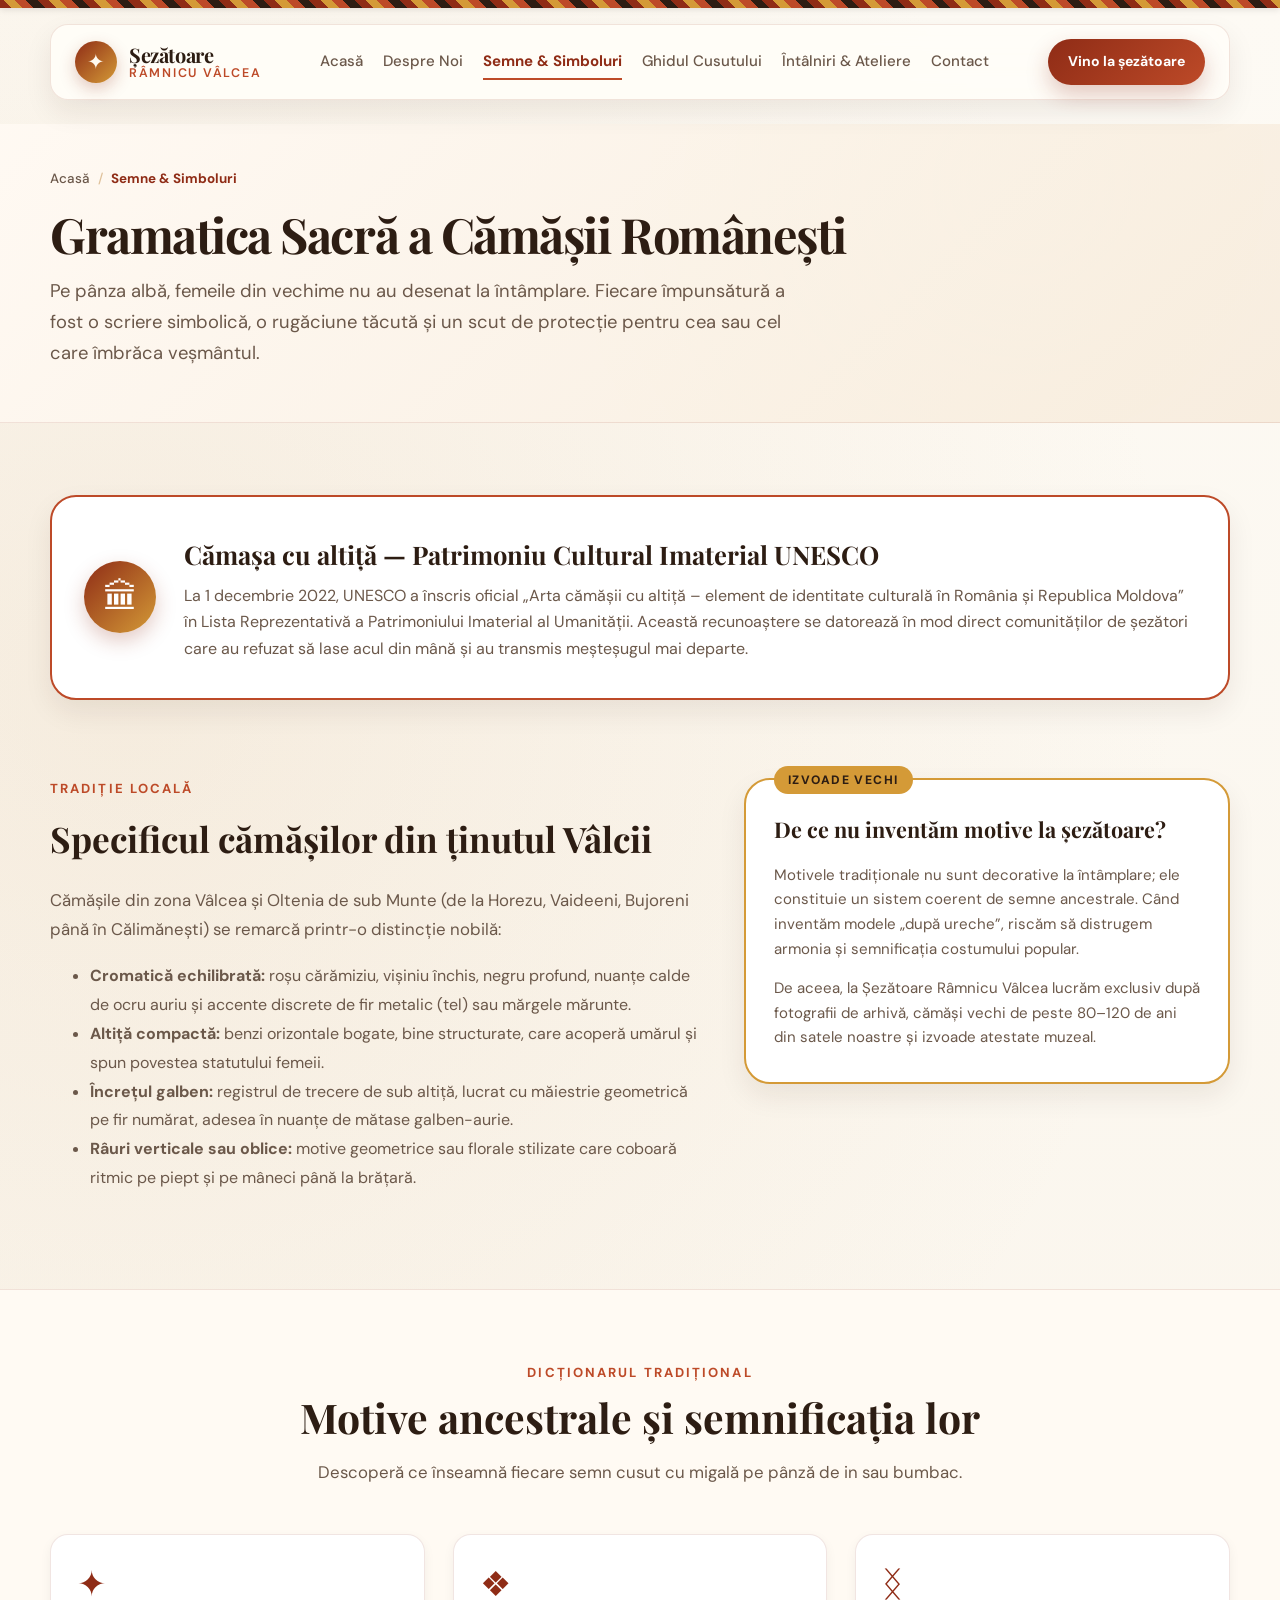
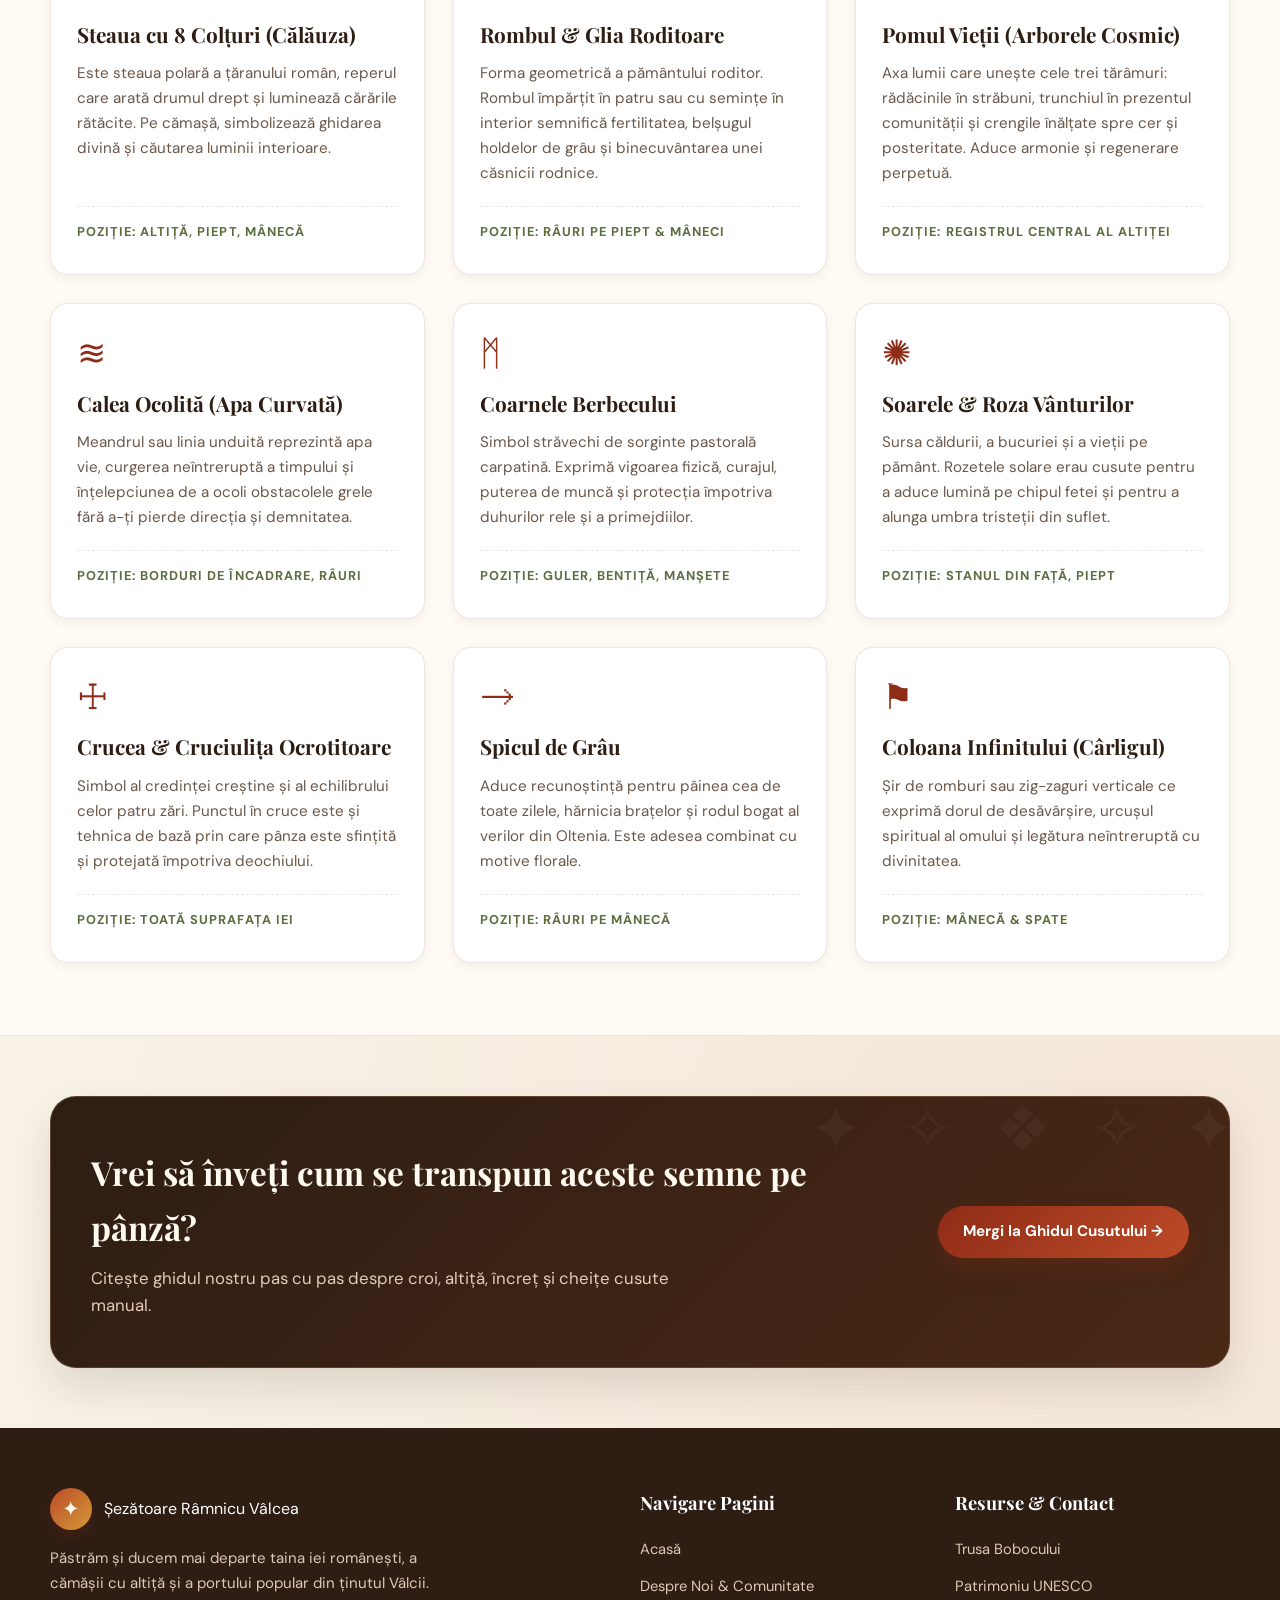
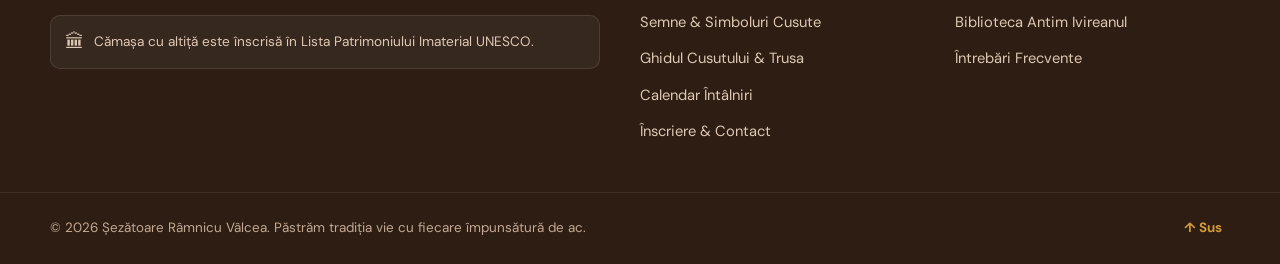
<file: traditie.html>
<!doctype html>
<html lang="ro">
  <head>
    <meta charset="utf-8" />
    <meta name="viewport" content="width=device-width, initial-scale=1" />
    <meta
      name="description"
      content="Dicționarul semnelor și simbolurilor cusute pe ie - Semnificația motivelor tradiționale românești, specificul cămășii din Vâlcea și patrimoniul UNESCO."
    />
    <title>Semne, Simboluri & Tradiție | Șezătoare Râmnicu Vâlcea</title>
    <link rel="preconnect" href="https://fonts.googleapis.com" />
    <link rel="preconnect" href="https://fonts.gstatic.com" crossorigin />
    <link
      href="https://fonts.googleapis.com/css2?family=DM+Sans:ital,wght@0,400;0,500;0,600;0,700;1,400&family=Playfair+Display:ital,wght@0,500;0,600;0,700;1,500;1,600&display=swap"
      rel="stylesheet"
    />
    <link rel="stylesheet" href="styles.css" />
  </head>
  <body>
    <div class="traditional-border-top" aria-hidden="true"></div>

    <header class="site-header" id="top">
      <nav class="topbar" aria-label="Navigare principală">
        <a href="index.html" class="brand" aria-label="Șezătoare Râmnicu Vâlcea Acasă">
          <span class="brand-mark" aria-hidden="true">✦</span>
          <span class="brand-text">
            <strong>Șezătoare</strong>
            <small>Râmnicu Vâlcea</small>
          </span>
        </a>

        <div class="nav" id="main-nav">
          <a href="index.html">Acasă</a>
          <a href="despre.html">Despre Noi</a>
          <a href="traditie.html" class="active" aria-current="page">Semne & Simboluri</a>
          <a href="mestesug.html">Ghidul Cusutului</a>
          <a href="evenimente.html">Întâlniri & Ateliere</a>
          <a href="contact.html">Contact</a>
        </div>

        <a class="cta cta-header" href="contact.html">Vino la șezătoare</a>
      </nav>
    </header>

    <main>
      <!-- Page Hero Banner -->
      <section class="page-hero">
        <div class="container">
          <nav class="breadcrumbs" aria-label="Fir de navigare">
            <a href="index.html">Acasă</a>
            <span class="sep">/</span>
            <span class="current">Semne & Simboluri</span>
          </nav>
          <h1 class="page-hero-title">Gramatica Sacră a Cămășii Românești</h1>
          <p class="page-hero-desc">
            Pe pânza albă, femeile din vechime nu au desenat la întâmplare.
            Fiecare împunsătură a fost o scriere simbolică, o rugăciune tăcută și un scut
            de protecție pentru cea sau cel care îmbrăca veșmântul.
          </p>
        </div>
      </section>

      <!-- Caseta Patrimoniu UNESCO -->
      <section class="section" id="unesco" style="padding-bottom: 20px;">
        <div class="container">
          <div class="unesco-feature-box">
            <div class="unesco-badge-large" aria-hidden="true">🏛</div>
            <div class="unesco-feature-text">
              <h3>Cămașa cu altiță — Patrimoniu Cultural Imaterial UNESCO</h3>
              <p>
                La 1 decembrie 2022, UNESCO a înscris oficial „Arta cămășii cu altiță – element
                de identitate culturală în România și Republica Moldova” în Lista Reprezentativă
                a Patrimoniului Imaterial al Umanității. Această recunoaștere se datorează în mod direct
                comunităților de șezători care au refuzat să lase acul din mână și au transmis meșteșugul mai departe.
              </p>
            </div>
          </div>
        </div>
      </section>

      <!-- Specificul zonei Vâlcea și Oltenia -->
      <section class="section" style="padding-top: 10px;">
        <div class="container">
          <div class="craft-layout">
            <div>
              <p class="section-eyebrow">Tradiție Locală</p>
              <h2 style="font-family: var(--font-serif); font-size: 2.2rem; color: var(--deep-brown); margin: 0 0 18px;">
                Specificul cămășilor din ținutul Vâlcii
              </h2>
              <p style="color: var(--muted); font-size: 1.05rem; line-height: 1.75; margin-bottom: 18px;">
                Cămășile din zona Vâlcea și Oltenia de sub Munte (de la Horezu, Vaideeni,
                Bujoreni până în Călimănești) se remarcă printr-o distincție nobilă:
              </p>
              <ul style="color: var(--muted); font-size: 1rem; line-height: 1.8; margin-bottom: 24px;">
                <li><strong>Cromatică echilibrată:</strong> roșu cărămiziu, vișiniu închis, negru profund, nuanțe calde de ocru auriu și accente discrete de fir metalic (tel) sau mărgele mărunte.</li>
                <li><strong>Altiță compactă:</strong> benzi orizontale bogate, bine structurate, care acoperă umărul și spun povestea statutului femeii.</li>
                <li><strong>Încrețul galben:</strong> registrul de trecere de sub altiță, lucrat cu măiestrie geometrică pe fir numărat, adesea în nuanțe de mătase galben-aurie.</li>
                <li><strong>Râuri verticale sau oblice:</strong> motive geometrice sau florale stilizate care coboară ritmic pe piept și pe mâneci până la brățară.</li>
              </ul>
            </div>

            <aside class="toolkit-panel" aria-label="Despre izvoade autentice">
              <div class="toolkit-box">
                <div class="toolkit-badge">Izvoade Vechi</div>
                <h3 style="font-family: var(--font-serif); font-size: 1.35rem; color: var(--deep-brown); margin-bottom: 14px;">
                  De ce nu inventăm motive la șezătoare?
                </h3>
                <p style="color: var(--muted); font-size: 0.94rem; line-height: 1.65; margin-bottom: 14px;">
                  Motivele tradiționale nu sunt decorative la întâmplare; ele constituie un sistem
                  coerent de semne ancestrale. Când inventăm modele „după ureche”, riscăm să
                  distrugem armonia și semnificația costumului popular.
                </p>
                <p style="color: var(--muted); font-size: 0.94rem; line-height: 1.65; margin: 0;">
                  De aceea, la Șezătoare Râmnicu Vâlcea lucrăm exclusiv după fotografii de arhivă,
                  cămăși vechi de peste 80–120 de ani din satele noastre și izvoade atestate muzeal.
                </p>
              </div>
            </aside>
          </div>
        </div>
      </section>

      <!-- Dicționarul complet al semnelor cusute -->
      <section class="section section-pillars">
        <div class="container">
          <div class="section-intro">
            <p class="section-eyebrow">Dicționarul Tradițional</p>
            <h2>Motive ancestrale și semnificația lor</h2>
            <p class="section-desc">
              Descoperă ce înseamnă fiecare semn cusut cu migală pe pânză de in sau bumbac.
            </p>
          </div>

          <div class="symbols-grid">
            <article class="symbol-card">
              <div class="symbol-glyph" aria-hidden="true">✦</div>
              <h3>Steaua cu 8 Colțuri (Călăuza)</h3>
              <p>
                Este steaua polară a țăranului român, reperul care arată drumul drept
                și luminează cărările rătăcite. Pe cămașă, simbolizează ghidarea divină
                și căutarea luminii interioare.
              </p>
              <div class="symbol-meta">Poziție: Altiță, Piept, Mânecă</div>
            </article>

            <article class="symbol-card">
              <div class="symbol-glyph" aria-hidden="true">❖</div>
              <h3>Rombul & Glia Roditoare</h3>
              <p>
                Forma geometrică a pământului roditor. Rombul împărțit în patru sau
                cu semințe în interior semnifică fertilitatea, belșugul holdelor de grâu
                și binecuvântarea unei căsnicii rodnice.
              </p>
              <div class="symbol-meta">Poziție: Râuri pe piept & mâneci</div>
            </article>

            <article class="symbol-card">
              <div class="symbol-glyph" aria-hidden="true">ᛝ</div>
              <h3>Pomul Vieții (Arborele Cosmic)</h3>
              <p>
                Axa lumii care unește cele trei tărâmuri: rădăcinile în străbuni, trunchiul
                în prezentul comunității și crengile înălțate spre cer și posteritate.
                Aduce armonie și regenerare perpetuă.
              </p>
              <div class="symbol-meta">Poziție: Registrul central al altiței</div>
            </article>

            <article class="symbol-card">
              <div class="symbol-glyph" aria-hidden="true">≋</div>
              <h3>Calea Ocolită (Apa Curvată)</h3>
              <p>
                Meandrul sau linia unduită reprezintă apa vie, curgerea neîntreruptă a timpului
                și înțelepciunea de a ocoli obstacolele grele fără a-ți pierde direcția
                și demnitatea.
              </p>
              <div class="symbol-meta">Poziție: Borduri de încadrare, Râuri</div>
            </article>

            <article class="symbol-card">
              <div class="symbol-glyph" aria-hidden="true">ᛗ</div>
              <h3>Coarnele Berbecului</h3>
              <p>
                Simbol străvechi de sorginte pastorală carpatină. Exprimă vigoarea fizică,
                curajul, puterea de muncă și protecția împotriva duhurilor rele și a primejdiilor.
              </p>
              <div class="symbol-meta">Poziție: Guler, Bentiță, Manșete</div>
            </article>

            <article class="symbol-card">
              <div class="symbol-glyph" aria-hidden="true">✺</div>
              <h3>Soarele & Roza Vânturilor</h3>
              <p>
                Sursa căldurii, a bucuriei și a vieții pe pământ. Rozetele solare
                erau cusute pentru a aduce lumină pe chipul fetei și pentru a alunga
                umbra tristeții din suflet.
              </p>
              <div class="symbol-meta">Poziție: Stanul din față, Piept</div>
            </article>

            <article class="symbol-card">
              <div class="symbol-glyph" aria-hidden="true">☩</div>
              <h3>Crucea & Cruciulița Ocrotitoare</h3>
              <p>
                Simbol al credinței creștine și al echilibrului celor patru zări.
                Punctul în cruce este și tehnica de bază prin care pânza este sfințită
                și protejată împotriva deochiului.
              </p>
              <div class="symbol-meta">Poziție: Toată suprafața iei</div>
            </article>

            <article class="symbol-card">
              <div class="symbol-glyph" aria-hidden="true">𐃘</div>
              <h3>Spicul de Grâu</h3>
              <p>
                Aduce recunoștință pentru pâinea cea de toate zilele, hărnicia brațelor
                și rodul bogat al verilor din Oltenia. Este adesea combinat cu motive florale.
              </p>
              <div class="symbol-meta">Poziție: Râuri pe mânecă</div>
            </article>

            <article class="symbol-card">
              <div class="symbol-glyph" aria-hidden="true">⚑</div>
              <h3>Coloana Infinitului (Cârligul)</h3>
              <p>
                Șir de romburi sau zig-zaguri verticale ce exprimă dorul de desăvârșire,
                urcușul spiritual al omului și legătura neîntreruptă cu divinitatea.
              </p>
              <div class="symbol-meta">Poziție: Mânecă & Spate</div>
            </article>
          </div>
        </div>
      </section>

      <!-- Banner de Tracțiune spre Meșteșug -->
      <section class="join-banner-section">
        <div class="container">
          <div class="join-banner-box">
            <div class="join-banner-copy">
              <h2>Vrei să înveți cum se transpun aceste semne pe pânză?</h2>
              <p>
                Citește ghidul nostru pas cu pas despre croi, altiță, încreț și cheițe cusute manual.
              </p>
            </div>
            <a href="mestesug.html" class="cta">Mergi la Ghidul Cusutului →</a>
          </div>
        </div>
      </section>
    </main>

    <!-- Subsol (Footer) -->
    <footer class="site-footer">
      <div class="container footer-content">
        <div class="footer-col brand-col">
          <div class="brand footer-brand">
            <span class="brand-mark" aria-hidden="true">✦</span>
            <span>Șezătoare Râmnicu Vâlcea</span>
          </div>
          <p class="footer-tagline">
            Păstrăm și ducem mai departe taina iei românești, a cămășii cu altiță
            și a portului popular din ținutul Vâlcii.
          </p>
          <div class="unesco-mention">
            <span class="unesco-icon" aria-hidden="true">🏛</span>
            <span>Cămașa cu altiță este înscrisă în Lista Patrimoniului Imaterial UNESCO.</span>
          </div>
        </div>

        <div class="footer-col">
          <h4>Navigare Pagini</h4>
          <ul class="footer-links">
            <li><a href="index.html">Acasă</a></li>
            <li><a href="despre.html">Despre Noi & Comunitate</a></li>
            <li><a href="traditie.html">Semne & Simboluri Cusute</a></li>
            <li><a href="mestesug.html">Ghidul Cusutului & Trusa</a></li>
            <li><a href="evenimente.html">Calendar Întâlniri</a></li>
            <li><a href="contact.html">Înscriere & Contact</a></li>
          </ul>
        </div>

        <div class="footer-col">
          <h4>Resurse & Contact</h4>
          <ul class="footer-links">
            <li><a href="mestesug.html#trusa">Trusa Bobocului</a></li>
            <li><a href="traditie.html#unesco">Patrimoniu UNESCO</a></li>
            <li><a href="evenimente.html#locatie">Biblioteca Antim Ivireanul</a></li>
            <li><a href="contact.html#faq">Întrebări Frecvente</a></li>
          </ul>
        </div>
      </div>

      <div class="footer-bottom">
        <div class="container footer-bottom-inner">
          <p>© 2026 Șezătoare Râmnicu Vâlcea. Păstrăm tradiția vie cu fiecare împunsătură de ac.</p>
          <a href="#top" class="back-to-top" aria-label="Înapoi la începutul paginii">↑ Sus</a>
        </div>
      </div>
    </footer>
  </body>
</html>
</file>
<file: styles.css>
/* ==========================================================================
   Șezătoare Râmnicu Vâlcea - Stiluri Principale (Multi-Page Architecture)
   Păstrăm tradiția vie, cusută pe îndelete
   ========================================================================== */

:root {
  --bg: #fcf8f2;
  --bg-soft: #f4ecdf;
  --panel: #ffffff;
  --panel-tint: #fffaf3;
  --sand: #dfc19b;
  --terracotta: #bd4a28;
  --brick: #8f2c16;
  --olive: #5b6e3f;
  --gold: #d49a37;
  --deep-brown: #2d1d13;
  --text: #2a1f18;
  --muted: #6b584a;
  --border-light: rgba(143, 44, 22, 0.12);
  --border-subtle: rgba(107, 88, 74, 0.14);
  --shadow-sm: 0 4px 12px rgba(45, 29, 19, 0.05);
  --shadow-md: 0 12px 28px rgba(45, 29, 19, 0.08);
  --shadow-lg: 0 20px 40px rgba(45, 29, 19, 0.12);
  --radius-sm: 10px;
  --radius-md: 18px;
  --radius-lg: 26px;
  --font-serif: "Playfair Display", Georgia, serif;
  --font-sans: "DM Sans", -apple-system, BlinkMacSystemFont, "Segoe UI", Roboto, sans-serif;
}

/* Reset și Setări Globale */
*,
*::before,
*::after {
  box-sizing: border-box;
}

html {
  scroll-behavior: smooth;
  font-size: 16px;
}

body {
  margin: 0;
  font-family: var(--font-sans);
  background-color: var(--bg);
  background-image: 
    radial-gradient(circle at 10% 20%, rgba(223, 193, 155, 0.22) 0%, transparent 35%),
    radial-gradient(circle at 90% 80%, rgba(189, 74, 40, 0.07) 0%, transparent 40%),
    linear-gradient(180deg, #fdfaf4 0%, #f7f0e4 100%);
  color: var(--text);
  line-height: 1.65;
  -webkit-font-smoothing: antialiased;
  min-height: 100vh;
  display: flex;
  flex-direction: column;
}

main {
  flex: 1;
}

/* Bordură decorativă superioară inspirată din cusătura românească */
.traditional-border-top {
  height: 8px;
  width: 100%;
  background: repeating-linear-gradient(
    45deg,
    var(--brick) 0,
    var(--brick) 8px,
    var(--gold) 8px,
    var(--gold) 16px,
    var(--terracotta) 16px,
    var(--terracotta) 24px,
    var(--deep-brown) 24px,
    var(--deep-brown) 32px
  );
  box-shadow: 0 2px 6px rgba(0, 0, 0, 0.1);
}

a {
  color: inherit;
  text-decoration: none;
  transition: color 0.2s ease, opacity 0.2s ease;
}

a:hover,
a:focus-visible {
  color: var(--terracotta);
}

.container {
  width: min(100% - 40px, 1180px);
  margin-inline: auto;
}

/* ==========================================================================
   Header & Navigație
   ========================================================================== */

.site-header {
  max-width: 1220px;
  margin: 0 auto;
  padding: 16px 20px 24px;
  width: 100%;
}

.topbar {
  display: flex;
  justify-content: space-between;
  align-items: center;
  gap: 18px;
  background: rgba(255, 253, 248, 0.92);
  border: 1px solid var(--border-light);
  box-shadow: var(--shadow-md);
  backdrop-filter: blur(12px);
  -webkit-backdrop-filter: blur(12px);
  border-radius: var(--radius-md);
  padding: 14px 24px;
  position: sticky;
  top: 14px;
  z-index: 100;
}

.brand {
  display: flex;
  align-items: center;
  gap: 12px;
  color: var(--deep-brown);
}

.brand-mark {
  width: 42px;
  height: 42px;
  border-radius: 50%;
  display: grid;
  place-items: center;
  background: linear-gradient(135deg, var(--brick), var(--gold));
  color: #fffaf0;
  font-size: 1.3rem;
  box-shadow: 0 6px 16px rgba(143, 44, 22, 0.25);
  flex-shrink: 0;
}

.brand-text {
  display: flex;
  flex-direction: column;
  line-height: 1.15;
}

.brand-text strong {
  font-family: var(--font-serif);
  font-size: 1.25rem;
  font-weight: 700;
  letter-spacing: -0.02em;
  color: var(--deep-brown);
}

.brand-text small {
  font-size: 0.78rem;
  letter-spacing: 0.14em;
  text-transform: uppercase;
  color: var(--terracotta);
  font-weight: 600;
}

.nav {
  display: flex;
  align-items: center;
  gap: 20px;
  font-size: 0.94rem;
  font-weight: 500;
  color: var(--muted);
}

.nav a {
  position: relative;
  padding-block: 6px;
  transition: color 0.2s ease;
}

.nav a::after {
  content: "";
  position: absolute;
  left: 0;
  bottom: 0;
  width: 100%;
  height: 2px;
  background: var(--terracotta);
  transform: scaleX(0);
  transform-origin: left;
  transition: transform 0.25s ease;
}

.nav a:hover::after,
.nav a:focus-visible::after,
.nav a.active::after {
  transform: scaleX(1);
}

.nav a.active {
  color: var(--brick);
  font-weight: 700;
}

/* Butoane CTA */
.cta {
  display: inline-flex;
  align-items: center;
  justify-content: center;
  padding: 0.85rem 1.6rem;
  border-radius: 999px;
  font-weight: 700;
  font-size: 0.95rem;
  background: linear-gradient(135deg, var(--brick) 0%, var(--terracotta) 100%);
  color: #ffffff !important;
  box-shadow: 0 10px 22px rgba(143, 44, 22, 0.25);
  border: none;
  cursor: pointer;
  transition: transform 0.2s ease, box-shadow 0.2s ease, filter 0.2s ease;
  white-space: nowrap;
}

.cta:hover,
.cta:focus-visible {
  transform: translateY(-2px);
  box-shadow: 0 14px 26px rgba(143, 44, 22, 0.32);
  filter: brightness(1.05);
}

.cta:active {
  transform: translateY(0);
}

.cta.secondary {
  background: var(--panel);
  color: var(--deep-brown) !important;
  border: 1px solid var(--border-light);
  box-shadow: var(--shadow-sm);
}

.cta.secondary:hover {
  background: #fff6ee;
  border-color: var(--terracotta);
}

.cta-header {
  padding: 0.7rem 1.25rem;
  font-size: 0.88rem;
}

/* ==========================================================================
   Subpage Header Banner & Breadcrumbs
   ========================================================================== */

.page-hero {
  background: 
    linear-gradient(135deg, rgba(255, 250, 243, 0.95), rgba(247, 237, 222, 0.95)),
    radial-gradient(circle at 80% 20%, rgba(207, 155, 56, 0.15) 0%, transparent 60%);
  border-bottom: 1px solid var(--border-light);
  padding: 44px 0 52px;
  position: relative;
}

.breadcrumbs {
  display: flex;
  align-items: center;
  gap: 8px;
  font-size: 0.84rem;
  color: var(--muted);
  margin-bottom: 16px;
  font-weight: 500;
}

.breadcrumbs a {
  color: var(--muted);
}

.breadcrumbs a:hover {
  color: var(--terracotta);
}

.breadcrumbs .sep {
  color: var(--sand);
}

.breadcrumbs .current {
  color: var(--brick);
  font-weight: 700;
}

.page-hero-title {
  font-family: var(--font-serif);
  font-size: clamp(2.2rem, 3.8vw, 3.4rem);
  color: var(--deep-brown);
  line-height: 1.15;
  margin: 0 0 14px;
}

.page-hero-desc {
  font-size: 1.15rem;
  color: var(--muted);
  max-width: 740px;
  margin: 0;
  line-height: 1.7;
}

/* ==========================================================================
   Hero Section (Pagina Principală)
   ========================================================================== */

.hero {
  display: grid;
  grid-template-columns: 1.25fr 0.75fr;
  gap: 36px;
  align-items: center;
  padding-top: 36px;
  padding-bottom: 40px;
}

.eyebrow {
  margin: 0 0 14px;
  color: var(--brick);
  font-weight: 700;
  letter-spacing: 0.16em;
  text-transform: uppercase;
  font-size: 0.82rem;
}

h1 {
  margin: 0 0 20px;
  font-family: var(--font-serif);
  font-size: clamp(2.4rem, 4.4vw, 3.8rem);
  line-height: 1.1;
  letter-spacing: -0.03em;
  color: var(--deep-brown);
}

.hero-lead {
  font-size: 1.12rem;
  line-height: 1.75;
  color: var(--muted);
  max-width: 620px;
  margin: 0 0 28px;
}

.hero-actions {
  display: flex;
  flex-wrap: wrap;
  gap: 14px;
  margin-bottom: 36px;
}

/* Statistici Hero */
.hero-stats {
  display: flex;
  align-items: center;
  gap: 24px;
  padding-top: 24px;
  border-top: 1px dashed var(--border-subtle);
  max-width: 580px;
}

.stat-item {
  display: flex;
  flex-direction: column;
}

.stat-number {
  font-family: var(--font-serif);
  font-size: 1.8rem;
  font-weight: 700;
  color: var(--brick);
  line-height: 1.1;
}

.stat-label {
  font-size: 0.82rem;
  color: var(--muted);
  font-weight: 500;
  text-transform: uppercase;
  letter-spacing: 0.05em;
  margin-top: 4px;
}

.stat-divider {
  width: 1px;
  height: 38px;
  background-color: var(--border-subtle);
}

/* Panou Hero Visual Tradițional (fără poze) */
.hero-visual {
  display: grid;
  place-items: center;
}

.panel {
  width: 100%;
  max-width: 440px;
  background: 
    linear-gradient(135deg, rgba(255, 255, 255, 0.95), rgba(255, 248, 238, 0.95)),
    radial-gradient(circle at 50% 50%, rgba(207, 155, 56, 0.15) 0%, transparent 60%);
  border-radius: var(--radius-lg);
  box-shadow: var(--shadow-lg);
  padding: 30px 26px;
  position: relative;
  border: 2px solid rgba(189, 74, 40, 0.18);
}

.panel::before {
  content: "";
  position: absolute;
  inset: 10px;
  border: 1px dashed rgba(189, 74, 40, 0.3);
  border-radius: 20px;
  pointer-events: none;
}

.panel-inner {
  position: relative;
  z-index: 1;
  display: flex;
  flex-direction: column;
  gap: 20px;
}

.panel-header {
  display: flex;
  justify-content: space-between;
  align-items: center;
}

.badge {
  background: var(--brick);
  color: #fff9f4;
  padding: 0.45rem 0.85rem;
  border-radius: 999px;
  font-size: 0.74rem;
  letter-spacing: 0.12em;
  text-transform: uppercase;
  font-weight: 700;
}

.panel-tag {
  font-size: 0.82rem;
  font-weight: 600;
  color: var(--olive);
}

.ornament-pattern {
  text-align: center;
  padding: 22px 10px;
  background: rgba(244, 236, 223, 0.6);
  border-radius: var(--radius-sm);
  border: 1px solid var(--border-light);
}

.stitch-row {
  display: flex;
  justify-content: center;
  gap: 12px;
  font-size: 1.1rem;
  color: var(--terracotta);
  letter-spacing: 0.2em;
}

.stitch-symbol {
  font-size: 3.4rem;
  color: var(--brick);
  line-height: 1.2;
  margin: 6px 0;
}

.stitch-caption {
  font-size: 0.76rem;
  text-transform: uppercase;
  letter-spacing: 0.18em;
  font-weight: 700;
  color: var(--muted);
}

.card-meta h2 {
  margin: 0 0 10px;
  font-family: var(--font-serif);
  font-size: 1.35rem;
  color: var(--deep-brown);
}

.card-meta p {
  margin: 0 0 12px;
  font-size: 0.94rem;
  font-style: italic;
  color: var(--muted);
  line-height: 1.6;
}

.quote-author {
  font-size: 0.82rem;
  font-weight: 700;
  color: var(--terracotta);
  text-align: right;
}

/* ==========================================================================
   Secțiuni Generale & Componente
   ========================================================================== */

.section {
  padding: 72px 0;
  position: relative;
}

.section-intro {
  text-align: center;
  max-width: 720px;
  margin: 0 auto 48px;
}

.section-intro.left-align {
  text-align: left;
  margin-inline: 0;
}

.section-eyebrow {
  color: var(--terracotta);
  font-weight: 700;
  letter-spacing: 0.16em;
  text-transform: uppercase;
  font-size: 0.82rem;
  margin: 0 0 10px;
}

.section-intro h2 {
  font-family: var(--font-serif);
  font-size: clamp(2rem, 3.2vw, 2.8rem);
  color: var(--deep-brown);
  margin: 0 0 16px;
  line-height: 1.18;
}

.section-desc {
  font-size: 1.05rem;
  color: var(--muted);
  margin: 0;
  line-height: 1.7;
}

.section-actions {
  text-align: center;
  margin-top: 40px;
}

/* Piloni Șezătoare */
.section-pillars {
  background-color: var(--panel-tint);
  border-block: 1px solid var(--border-light);
}

.pillars-grid {
  display: grid;
  grid-template-columns: repeat(4, 1fr);
  gap: 24px;
}

.pillar-card {
  background: #ffffff;
  border: 1px solid var(--border-light);
  border-radius: var(--radius-md);
  padding: 30px 24px;
  box-shadow: var(--shadow-sm);
  transition: transform 0.25s ease, box-shadow 0.25s ease;
}

.pillar-card:hover {
  transform: translateY(-4px);
  box-shadow: var(--shadow-md);
  border-color: rgba(189, 74, 40, 0.3);
}

.pillar-icon {
  width: 52px;
  height: 52px;
  border-radius: 14px;
  display: grid;
  place-items: center;
  background: linear-gradient(135deg, rgba(189, 74, 40, 0.12), rgba(212, 154, 55, 0.22));
  font-size: 1.6rem;
  margin-bottom: 20px;
}

.pillar-card h3 {
  font-family: var(--font-serif);
  font-size: 1.25rem;
  color: var(--deep-brown);
  margin: 0 0 12px;
}

.pillar-card p {
  margin: 0;
  color: var(--muted);
  font-size: 0.94rem;
  line-height: 1.65;
}

/* ==========================================================================
   Semne & Simboluri Cusute
   ========================================================================== */

.symbols-grid {
  display: grid;
  grid-template-columns: repeat(3, 1fr);
  gap: 28px;
}

.symbol-card {
  background: var(--panel);
  border: 1px solid var(--border-light);
  border-radius: var(--radius-md);
  padding: 32px 26px;
  box-shadow: var(--shadow-sm);
  position: relative;
  overflow: hidden;
  display: flex;
  flex-direction: column;
  transition: transform 0.25s ease, border-color 0.25s ease;
}

.symbol-card:hover {
  transform: translateY(-4px);
  border-color: var(--terracotta);
}

.symbol-glyph {
  font-size: 2.2rem;
  color: var(--brick);
  margin-bottom: 14px;
  display: inline-block;
  line-height: 1;
}

.symbol-card h3 {
  font-family: var(--font-serif);
  font-size: 1.3rem;
  color: var(--deep-brown);
  margin: 0 0 10px;
}

.symbol-card p {
  color: var(--muted);
  font-size: 0.95rem;
  line-height: 1.65;
  margin: 0 0 20px;
  flex-grow: 1;
}

.symbol-meta {
  font-size: 0.8rem;
  font-weight: 700;
  text-transform: uppercase;
  letter-spacing: 0.08em;
  color: var(--olive);
  padding-top: 14px;
  border-top: 1px dashed var(--border-subtle);
}

/* Card Patrimoniu UNESCO */
.unesco-feature-box {
  background: #ffffff;
  border: 2px solid var(--terracotta);
  border-radius: var(--radius-lg);
  padding: 36px 32px;
  margin-bottom: 48px;
  display: grid;
  grid-template-columns: auto 1fr;
  gap: 28px;
  align-items: center;
  box-shadow: var(--shadow-md);
}

.unesco-badge-large {
  width: 72px;
  height: 72px;
  border-radius: 50%;
  background: linear-gradient(135deg, var(--brick), var(--gold));
  color: #fff;
  font-size: 2.2rem;
  display: grid;
  place-items: center;
  box-shadow: 0 8px 20px rgba(143, 44, 22, 0.25);
  flex-shrink: 0;
}

.unesco-feature-text h3 {
  font-family: var(--font-serif);
  font-size: 1.6rem;
  color: var(--deep-brown);
  margin: 0 0 8px;
}

.unesco-feature-text p {
  margin: 0;
  color: var(--muted);
  font-size: 1rem;
  line-height: 1.65;
}

/* ==========================================================================
   Meșteșugul Cusutului & Anatomia Cămășii
   ========================================================================== */

.section-craft {
  background-color: var(--panel-tint);
  border-block: 1px solid var(--border-light);
}

.craft-layout {
  display: grid;
  grid-template-columns: 1.15fr 0.85fr;
  gap: 36px;
  align-items: start;
}

.steps-list {
  display: flex;
  flex-direction: column;
  gap: 18px;
}

.step-card {
  display: flex;
  gap: 20px;
  background: #ffffff;
  border: 1px solid var(--border-light);
  border-radius: var(--radius-md);
  padding: 24px;
  box-shadow: var(--shadow-sm);
}

.step-num {
  font-family: var(--font-serif);
  font-size: 1.8rem;
  font-weight: 700;
  color: var(--brick);
  line-height: 1;
  min-width: 44px;
}

.step-content h3 {
  font-family: var(--font-serif);
  font-size: 1.25rem;
  color: var(--deep-brown);
  margin: 0 0 8px;
}

.step-content p {
  margin: 0;
  font-size: 0.94rem;
  color: var(--muted);
  line-height: 1.65;
}

/* Trusa Bobocului */
.toolkit-box {
  background: #ffffff;
  border: 2px solid var(--gold);
  border-radius: var(--radius-lg);
  padding: 32px 28px;
  box-shadow: var(--shadow-md);
  position: relative;
}

.toolkit-badge {
  position: absolute;
  top: -14px;
  left: 28px;
  background: var(--gold);
  color: var(--deep-brown);
  padding: 4px 14px;
  border-radius: 999px;
  font-size: 0.76rem;
  font-weight: 800;
  letter-spacing: 0.12em;
  text-transform: uppercase;
}

.toolkit-box h3 {
  font-family: var(--font-serif);
  font-size: 1.45rem;
  color: var(--deep-brown);
  margin: 0 0 22px;
}

.toolkit-items {
  list-style: none;
  padding: 0;
  margin: 0 0 24px;
  display: flex;
  flex-direction: column;
  gap: 16px;
}

.toolkit-items li {
  display: flex;
  gap: 12px;
  font-size: 0.94rem;
  line-height: 1.55;
}

.bullet-icon {
  display: inline-grid;
  place-items: center;
  width: 22px;
  height: 22px;
  border-radius: 50%;
  background: rgba(91, 110, 63, 0.15);
  color: var(--olive);
  font-size: 0.8rem;
  font-weight: bold;
  flex-shrink: 0;
  margin-top: 2px;
}

.toolkit-items strong {
  color: var(--deep-brown);
  display: block;
}

.toolkit-items span {
  color: var(--muted);
}

.toolkit-note {
  background: rgba(223, 193, 155, 0.2);
  border-left: 3px solid var(--terracotta);
  padding: 12px 16px;
  border-radius: 0 var(--radius-sm) var(--radius-sm) 0;
  font-size: 0.88rem;
  color: var(--muted);
  line-height: 1.5;
}

/* Anatomia Cămășii (Carduri detaliate) */
.anatomy-grid {
  display: grid;
  grid-template-columns: repeat(3, 1fr);
  gap: 26px;
}

.anatomy-card {
  background: #ffffff;
  border: 1px solid var(--border-light);
  border-radius: var(--radius-md);
  padding: 28px 24px;
  box-shadow: var(--shadow-sm);
  display: flex;
  flex-direction: column;
}

.anatomy-tag {
  align-self: flex-start;
  font-size: 0.74rem;
  text-transform: uppercase;
  letter-spacing: 0.1em;
  font-weight: 700;
  color: var(--terracotta);
  margin-bottom: 8px;
}

.anatomy-card h3 {
  font-family: var(--font-serif);
  font-size: 1.3rem;
  color: var(--deep-brown);
  margin: 0 0 10px;
}

.anatomy-card p {
  color: var(--muted);
  font-size: 0.94rem;
  line-height: 1.6;
  margin: 0;
}

/* ==========================================================================
   Calendar & Evenimente
   ========================================================================== */

.events-grid {
  display: grid;
  grid-template-columns: repeat(3, 1fr);
  gap: 26px;
}

.event-card {
  background: var(--panel);
  border: 1px solid var(--border-light);
  border-radius: var(--radius-md);
  padding: 28px 24px;
  box-shadow: var(--shadow-sm);
  display: flex;
  flex-direction: column;
  transition: transform 0.2s ease, box-shadow 0.2s ease;
}

.event-card:hover {
  transform: translateY(-4px);
  box-shadow: var(--shadow-md);
}

.event-card.highlight {
  border: 2px solid var(--terracotta);
  background: #fffcf8;
}

.event-badge-date {
  display: inline-flex;
  flex-direction: column;
  background: var(--bg-soft);
  border-radius: var(--radius-sm);
  padding: 10px 14px;
  margin-bottom: 18px;
  align-self: flex-start;
  border: 1px solid var(--border-light);
}

.event-day {
  font-size: 0.74rem;
  text-transform: uppercase;
  color: var(--muted);
  font-weight: 600;
  letter-spacing: 0.08em;
}

.event-date {
  font-family: var(--font-serif);
  font-size: 1.35rem;
  font-weight: 700;
  color: var(--brick);
  line-height: 1.2;
}

.event-time {
  font-size: 0.82rem;
  color: var(--muted);
  font-weight: 500;
}

.event-tag {
  display: inline-block;
  font-size: 0.74rem;
  font-weight: 700;
  text-transform: uppercase;
  letter-spacing: 0.1em;
  color: var(--olive);
  margin-bottom: 8px;
}

.event-tag.accent {
  color: var(--terracotta);
}

.event-info h3 {
  font-family: var(--font-serif);
  font-size: 1.3rem;
  color: var(--deep-brown);
  margin: 0 0 10px;
}

.event-info p {
  color: var(--muted);
  font-size: 0.94rem;
  line-height: 1.6;
  margin: 0 0 18px;
}

.event-location {
  font-size: 0.85rem;
  color: var(--muted);
  display: flex;
  align-items: center;
  gap: 6px;
  font-weight: 500;
  margin-top: auto;
  padding-top: 14px;
  border-top: 1px dashed var(--border-subtle);
}

/* Ghidul Participării la Eveniment */
.participation-rules-grid {
  display: grid;
  grid-template-columns: repeat(3, 1fr);
  gap: 24px;
  margin-top: 36px;
}

.rule-box {
  background: #ffffff;
  border: 1px solid var(--border-light);
  border-radius: var(--radius-md);
  padding: 24px;
  box-shadow: var(--shadow-sm);
}

.rule-box h4 {
  font-family: var(--font-serif);
  font-size: 1.2rem;
  color: var(--deep-brown);
  margin: 0 0 8px;
}

.rule-box p {
  margin: 0;
  font-size: 0.92rem;
  color: var(--muted);
  line-height: 1.6;
}

/* ==========================================================================
   Comunitate & Testimoniale
   ========================================================================== */

.section-community {
  background-color: var(--panel-tint);
  border-block: 1px solid var(--border-light);
}

.testimonials-grid {
  display: grid;
  grid-template-columns: repeat(3, 1fr);
  gap: 26px;
}

.testimonial-card {
  margin: 0;
  background: #ffffff;
  border: 1px solid var(--border-light);
  border-radius: var(--radius-md);
  padding: 30px 24px;
  box-shadow: var(--shadow-sm);
  display: flex;
  flex-direction: column;
  position: relative;
}

.testimonial-card::before {
  content: "„";
  font-family: var(--font-serif);
  font-size: 4rem;
  color: rgba(189, 74, 40, 0.15);
  position: absolute;
  top: 10px;
  left: 18px;
  line-height: 1;
}

.quote-text {
  font-style: italic;
  font-size: 0.98rem;
  line-height: 1.7;
  color: var(--text);
  margin: 0 0 22px;
  position: relative;
  z-index: 1;
  flex-grow: 1;
}

.quote-author-info {
  display: flex;
  flex-direction: column;
  border-top: 1px solid var(--border-subtle);
  padding-top: 14px;
}

.quote-author-info strong {
  color: var(--brick);
  font-size: 0.95rem;
}

.quote-author-info span {
  font-size: 0.82rem;
  color: var(--muted);
}

/* ==========================================================================
   Contact & Formular de Înscriere
   ========================================================================== */

.contact-wrapper {
  display: grid;
  grid-template-columns: 1fr 1.15fr;
  gap: 48px;
  align-items: start;
}

.contact-info p {
  color: var(--muted);
  font-size: 1.05rem;
  line-height: 1.7;
  margin: 0 0 28px;
}

.contact-info h2 {
  font-family: var(--font-serif);
  font-size: 2.3rem;
  color: var(--deep-brown);
  margin: 0 0 16px;
}

.contact-details {
  display: flex;
  flex-direction: column;
  gap: 20px;
  margin-bottom: 30px;
}

.contact-detail-item {
  display: flex;
  gap: 14px;
  align-items: flex-start;
}

.detail-icon {
  font-size: 1.3rem;
  line-height: 1;
  margin-top: 2px;
}

.contact-detail-item strong {
  display: block;
  color: var(--deep-brown);
  font-size: 0.95rem;
}

.contact-detail-item span {
  color: var(--muted);
  font-size: 0.9rem;
}

.contact-banner {
  background: #fff8f0;
  border: 1px solid rgba(212, 154, 55, 0.4);
  border-radius: var(--radius-md);
  padding: 18px 20px;
  display: flex;
  gap: 14px;
  align-items: center;
}

.banner-icon {
  font-size: 1.6rem;
  color: var(--gold);
}

.contact-banner p {
  margin: 0;
  font-size: 0.88rem;
  line-height: 1.5;
  color: var(--text);
}

/* Formular de Contact */
.contact-form {
  background: #ffffff;
  border: 1px solid var(--border-light);
  border-radius: var(--radius-lg);
  padding: 36px 32px;
  box-shadow: var(--shadow-md);
}

.contact-form h3 {
  font-family: var(--font-serif);
  font-size: 1.5rem;
  color: var(--deep-brown);
  margin: 0 0 6px;
}

.form-desc {
  font-size: 0.92rem;
  color: var(--muted);
  margin: 0 0 24px;
}

.form-group {
  margin-bottom: 18px;
  display: flex;
  flex-direction: column;
}

.form-row {
  display: grid;
  grid-template-columns: 1fr 1fr;
  gap: 16px;
}

label {
  font-size: 0.88rem;
  font-weight: 600;
  color: var(--deep-brown);
  margin-bottom: 6px;
}

.required {
  color: var(--brick);
}

input,
select,
textarea {
  width: 100%;
  padding: 11px 14px;
  font-family: var(--font-sans);
  font-size: 0.95rem;
  color: var(--text);
  background-color: var(--bg);
  border: 1px solid var(--border-subtle);
  border-radius: var(--radius-sm);
  transition: border-color 0.2s ease, box-shadow 0.2s ease;
}

input:focus,
select:focus,
textarea:focus {
  outline: none;
  border-color: var(--terracotta);
  box-shadow: 0 0 0 3px rgba(189, 74, 40, 0.15);
  background-color: #ffffff;
}

textarea {
  resize: vertical;
}

.submit-btn {
  width: 100%;
  margin-top: 10px;
  padding: 1rem;
  font-size: 1rem;
}

/* Secțiunea FAQ (Întrebări Frecvente) */
.faq-grid {
  display: grid;
  grid-template-columns: repeat(2, 1fr);
  gap: 24px;
  margin-top: 36px;
}

.faq-card {
  background: #ffffff;
  border: 1px solid var(--border-light);
  border-radius: var(--radius-md);
  padding: 26px 22px;
  box-shadow: var(--shadow-sm);
}

.faq-card h4 {
  font-family: var(--font-serif);
  font-size: 1.2rem;
  color: var(--deep-brown);
  margin: 0 0 10px;
}

.faq-card p {
  margin: 0;
  font-size: 0.94rem;
  color: var(--muted);
  line-height: 1.65;
}

/* ==========================================================================
   Banner CTA Global (Invitație de participare)
   ========================================================================== */

.join-banner-section {
  padding: 60px 0;
}

.join-banner-box {
  background: linear-gradient(135deg, var(--deep-brown) 0%, #4a2816 100%);
  border-radius: var(--radius-lg);
  padding: 48px 40px;
  color: #fff;
  display: flex;
  justify-content: space-between;
  align-items: center;
  gap: 32px;
  box-shadow: var(--shadow-lg);
  position: relative;
  overflow: hidden;
  border: 1px solid rgba(223, 193, 155, 0.2);
}

.join-banner-box::before {
  content: "✦ ✧ ❖ ✧ ✦";
  position: absolute;
  right: -20px;
  top: -20px;
  font-size: 4rem;
  color: rgba(255, 255, 255, 0.04);
  letter-spacing: 0.2em;
  pointer-events: none;
}

.join-banner-copy h2 {
  font-family: var(--font-serif);
  font-size: clamp(1.8rem, 2.6vw, 2.4rem);
  color: #fffaf0;
  margin: 0 0 10px;
}

.join-banner-copy p {
  color: #e4cbb7;
  font-size: 1.05rem;
  margin: 0;
  max-width: 600px;
  line-height: 1.6;
}

/* ==========================================================================
   Footer
   ========================================================================== */

.site-footer {
  background: var(--deep-brown);
  color: #f7ede2;
  padding-top: 60px;
  margin-top: auto;
}

.footer-content {
  display: grid;
  grid-template-columns: 2fr 1fr 1fr;
  gap: 40px;
  padding-bottom: 48px;
}

.footer-brand {
  color: #fff;
  margin-bottom: 16px;
}

.footer-brand .brand-mark {
  background: linear-gradient(135deg, var(--terracotta), var(--gold));
}

.footer-tagline {
  color: #dfc8b4;
  font-size: 0.94rem;
  line-height: 1.65;
  max-width: 420px;
  margin: 0 0 20px;
}

.unesco-mention {
  display: flex;
  align-items: center;
  gap: 10px;
  font-size: 0.85rem;
  color: #dfc8b4;
  background: rgba(255, 255, 255, 0.05);
  padding: 10px 14px;
  border-radius: var(--radius-sm);
  border: 1px solid rgba(255, 255, 255, 0.1);
}

.unesco-icon {
  font-size: 1.2rem;
}

.footer-col h4 {
  font-family: var(--font-serif);
  font-size: 1.15rem;
  color: #ffffff;
  margin: 0 0 18px;
}

.footer-links {
  list-style: none;
  padding: 0;
  margin: 0;
  display: flex;
  flex-direction: column;
  gap: 10px;
}

.footer-links a {
  color: #dfc8b4;
  font-size: 0.92rem;
}

.footer-links a:hover {
  color: var(--gold);
}

.footer-bottom {
  border-top: 1px solid rgba(255, 255, 255, 0.08);
  padding: 20px 0;
  font-size: 0.84rem;
  color: #c4a993;
}

.footer-bottom-inner {
  display: flex;
  justify-content: space-between;
  align-items: center;
  flex-wrap: wrap;
  gap: 12px;
}

.footer-bottom p {
  margin: 0;
}

.back-to-top {
  color: var(--gold);
  font-weight: 700;
  padding: 4px 8px;
}

/* ==========================================================================
   Responsive Media Queries
   ========================================================================== */

@media (max-width: 1024px) {
  .hero {
    grid-template-columns: 1fr;
    gap: 40px;
  }

  .hero-visual {
    order: -1;
  }

  .pillars-grid {
    grid-template-columns: repeat(2, 1fr);
  }

  .symbols-grid {
    grid-template-columns: repeat(2, 1fr);
  }

  .anatomy-grid {
    grid-template-columns: repeat(2, 1fr);
  }

  .craft-layout {
    grid-template-columns: 1fr;
  }

  .events-grid {
    grid-template-columns: 1fr;
  }

  .testimonials-grid {
    grid-template-columns: 1fr;
  }

  .contact-wrapper {
    grid-template-columns: 1fr;
  }

  .participation-rules-grid {
    grid-template-columns: 1fr;
  }

  .faq-grid {
    grid-template-columns: 1fr;
  }

  .join-banner-box {
    flex-direction: column;
    text-align: center;
    align-items: center;
  }

  .footer-content {
    grid-template-columns: 1fr;
    gap: 30px;
  }
}

@media (max-width: 768px) {
  .topbar {
    flex-direction: column;
    align-items: stretch;
    padding: 14px 18px;
  }

  .nav {
    flex-wrap: wrap;
    justify-content: center;
    gap: 14px;
    font-size: 0.88rem;
  }

  .cta-header {
    align-self: center;
  }

  .hero-stats {
    flex-direction: column;
    align-items: flex-start;
    gap: 14px;
  }

  .stat-divider {
    display: none;
  }

  .form-row {
    grid-template-columns: 1fr;
  }

  .contact-form {
    padding: 24px 18px;
  }

  .unesco-feature-box {
    grid-template-columns: 1fr;
    text-align: center;
    place-items: center;
  }
}

@media (max-width: 520px) {
  .symbols-grid,
  .pillars-grid,
  .anatomy-grid {
    grid-template-columns: 1fr;
  }

  .hero-actions {
    flex-direction: column;
  }

  .hero-actions .cta {
    width: 100%;
    text-align: center;
  }
}
</file>
